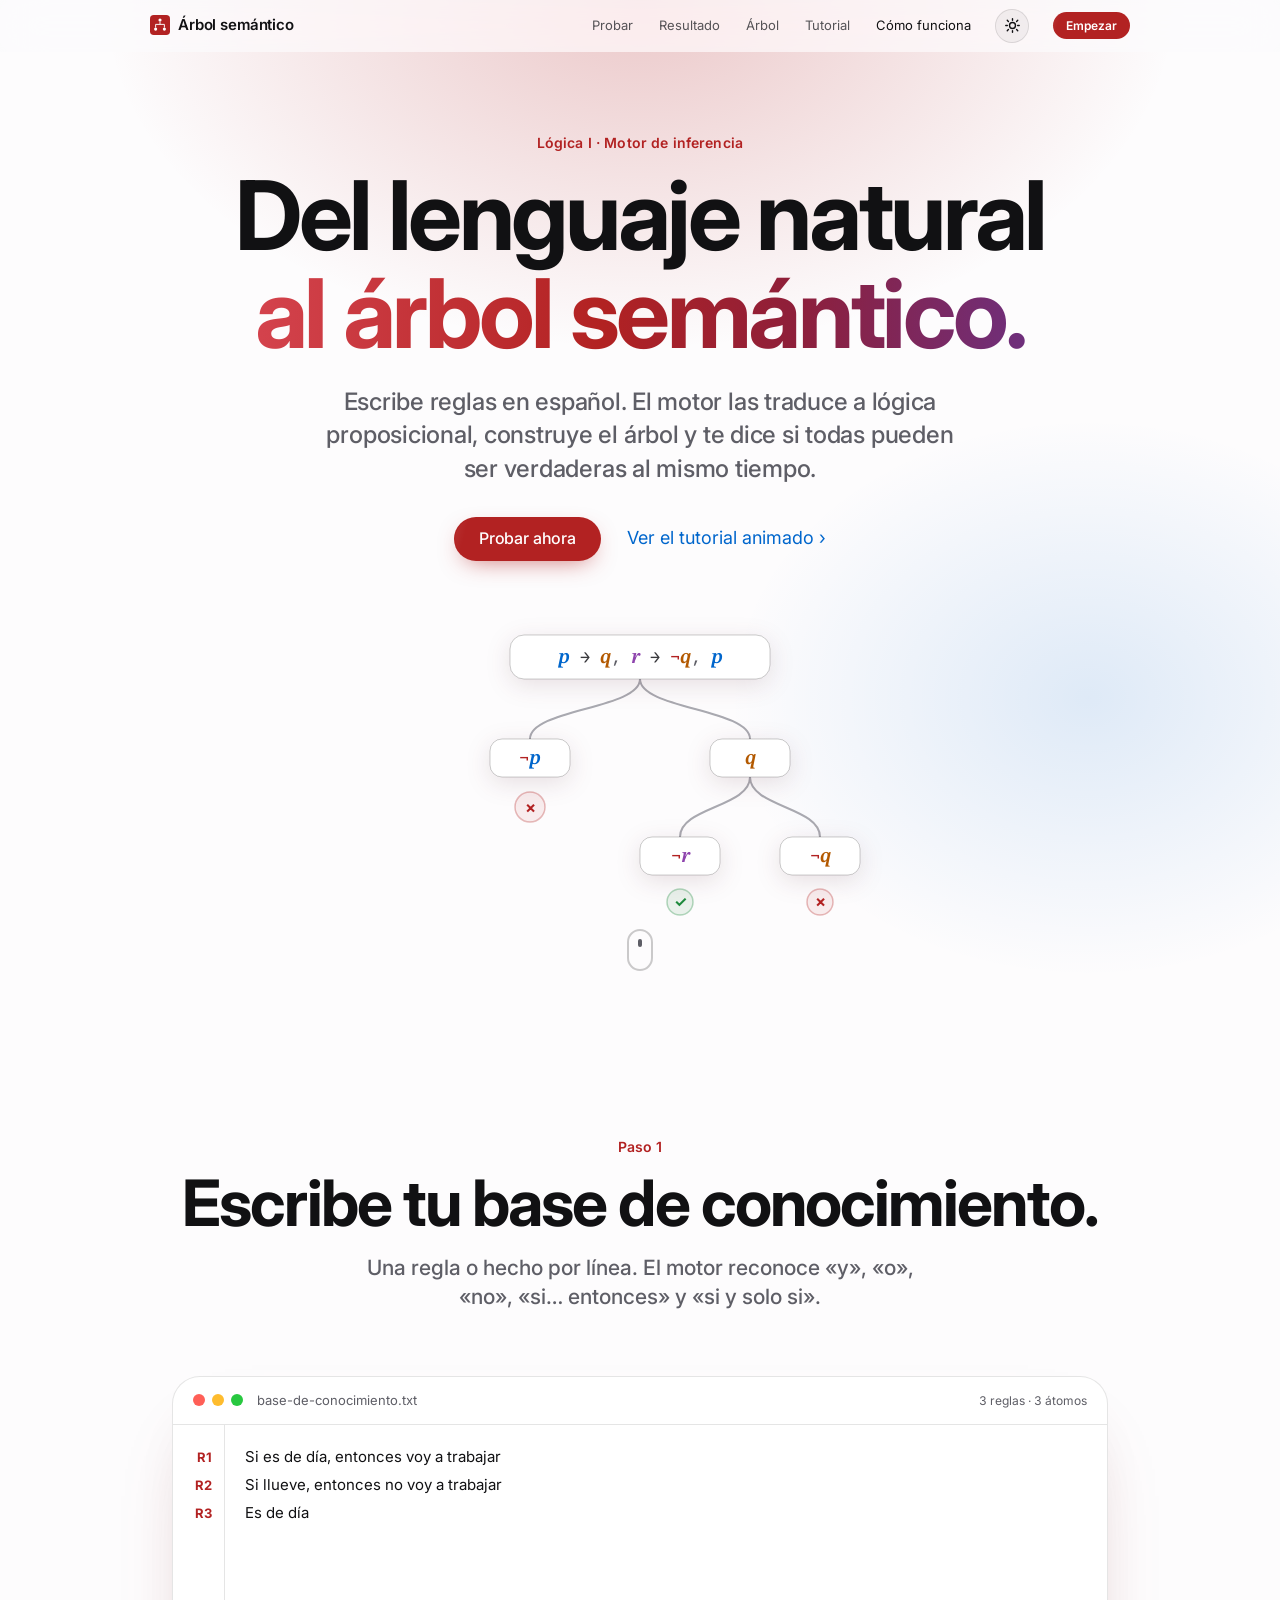
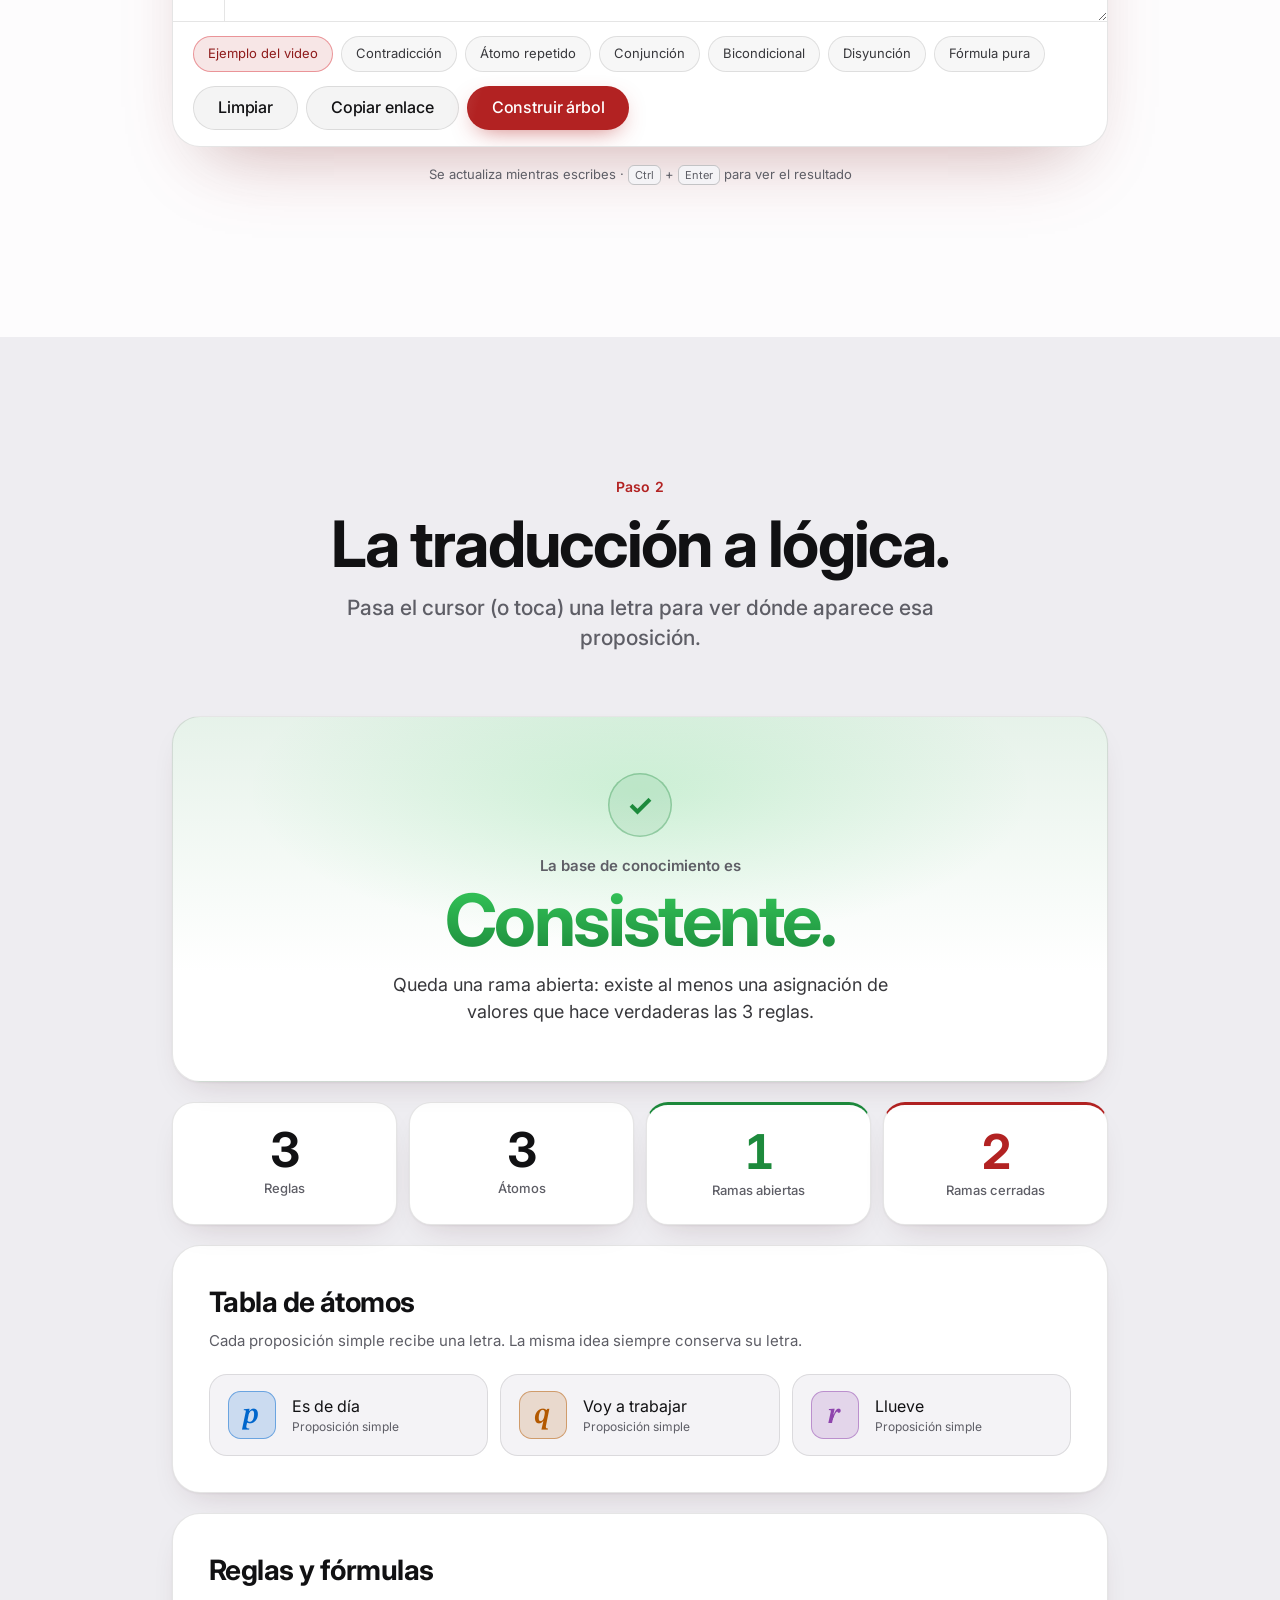
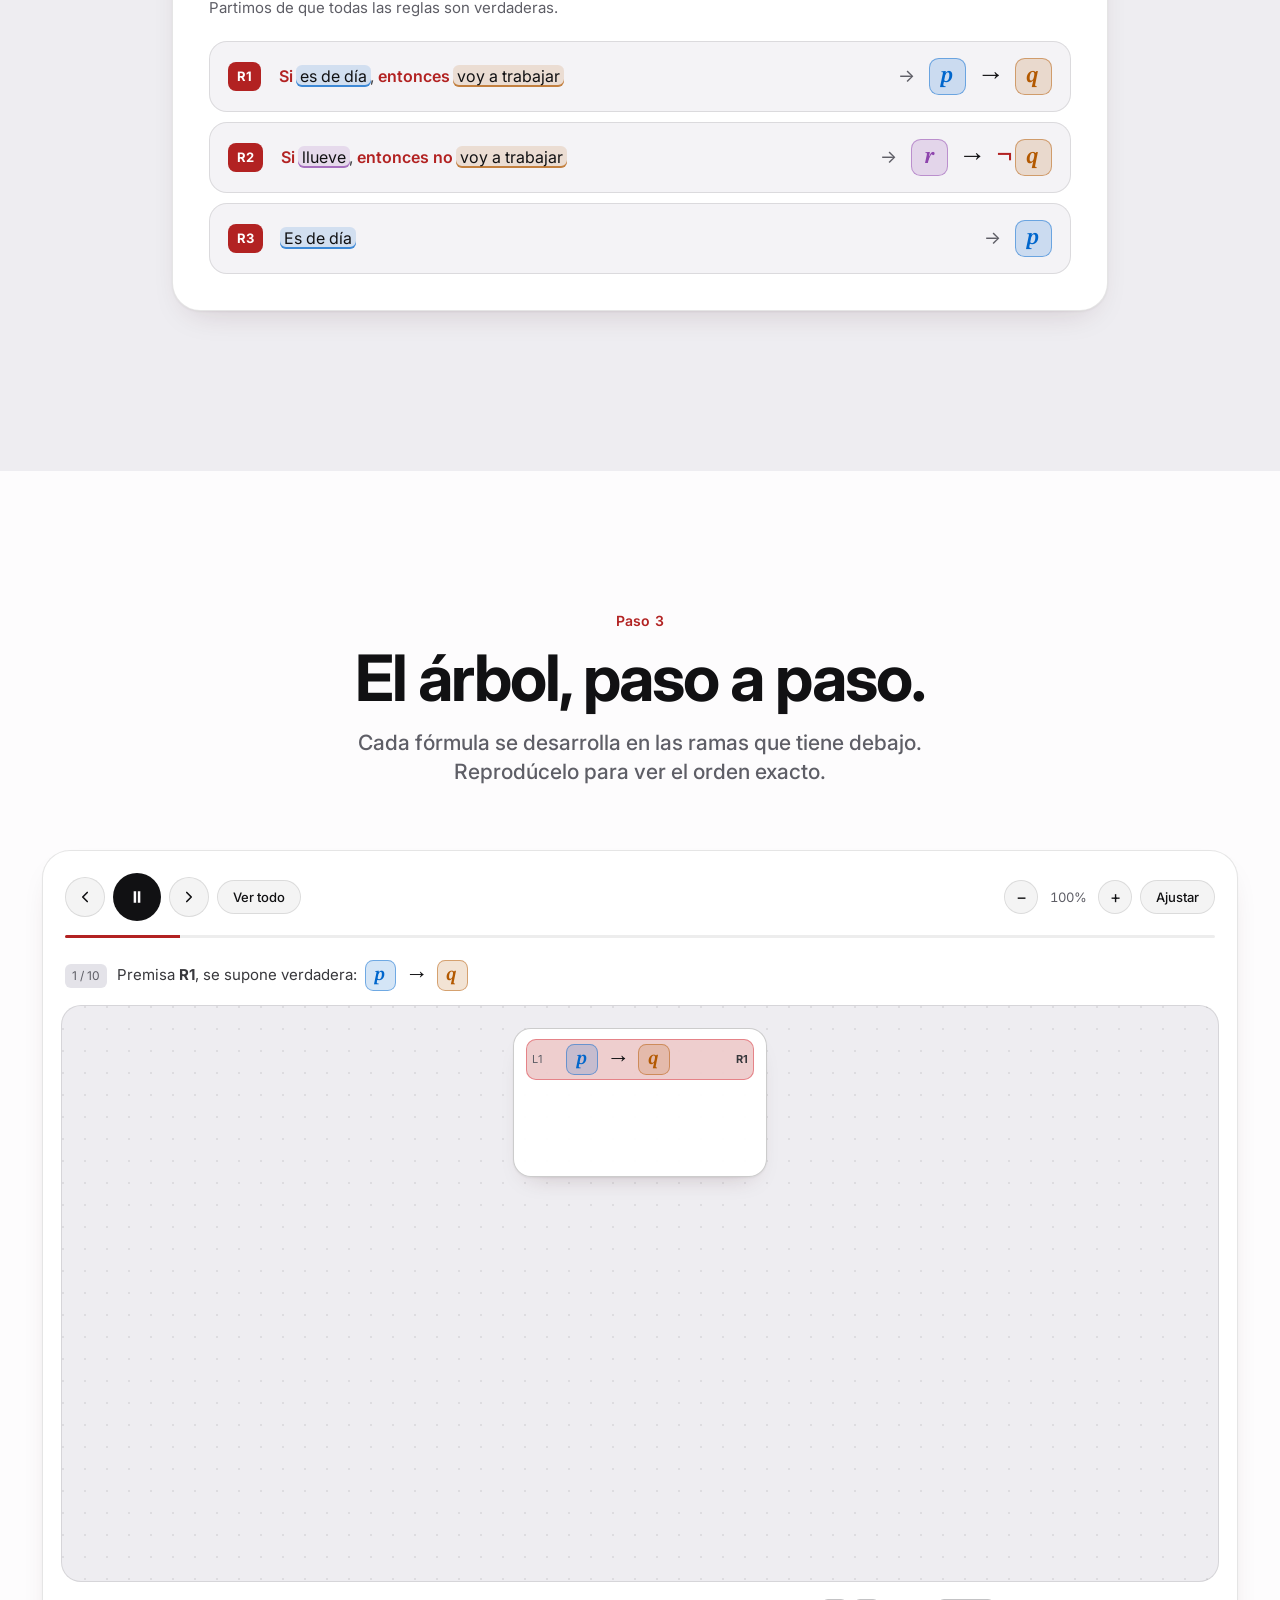
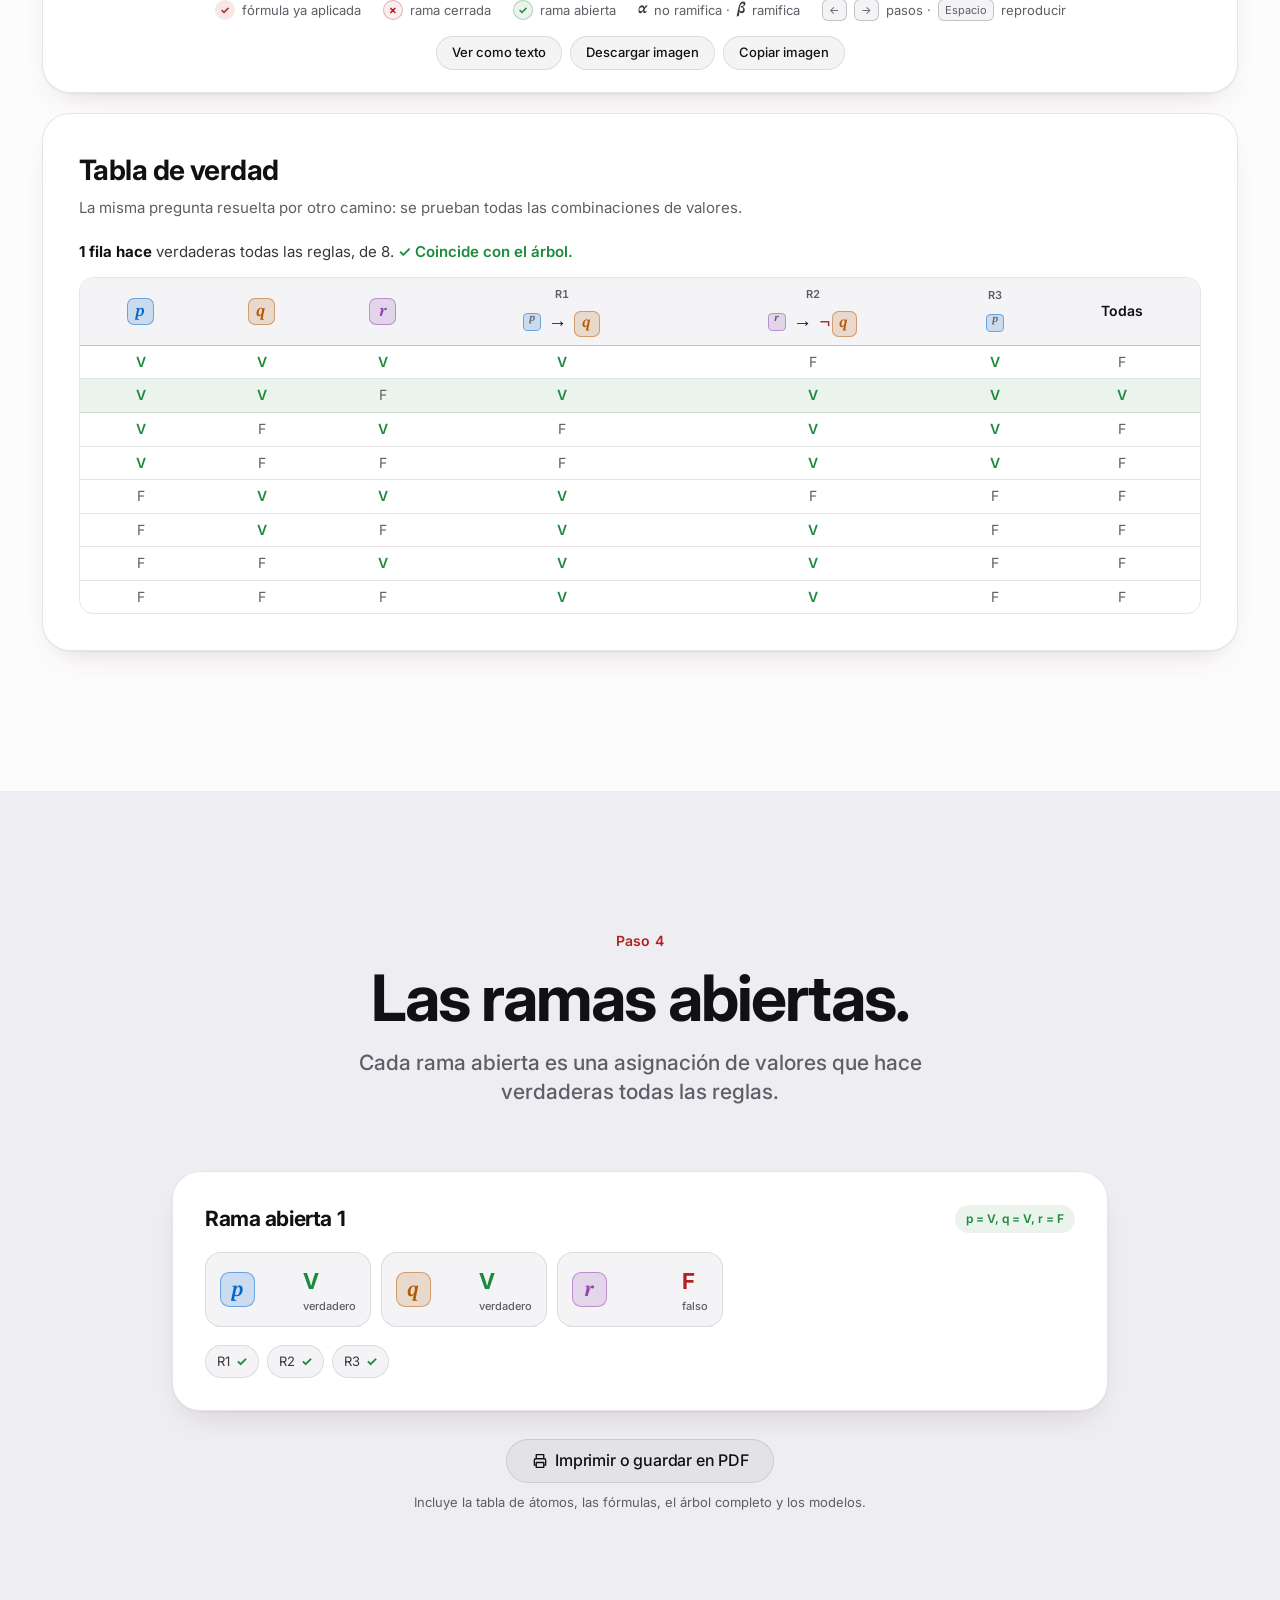
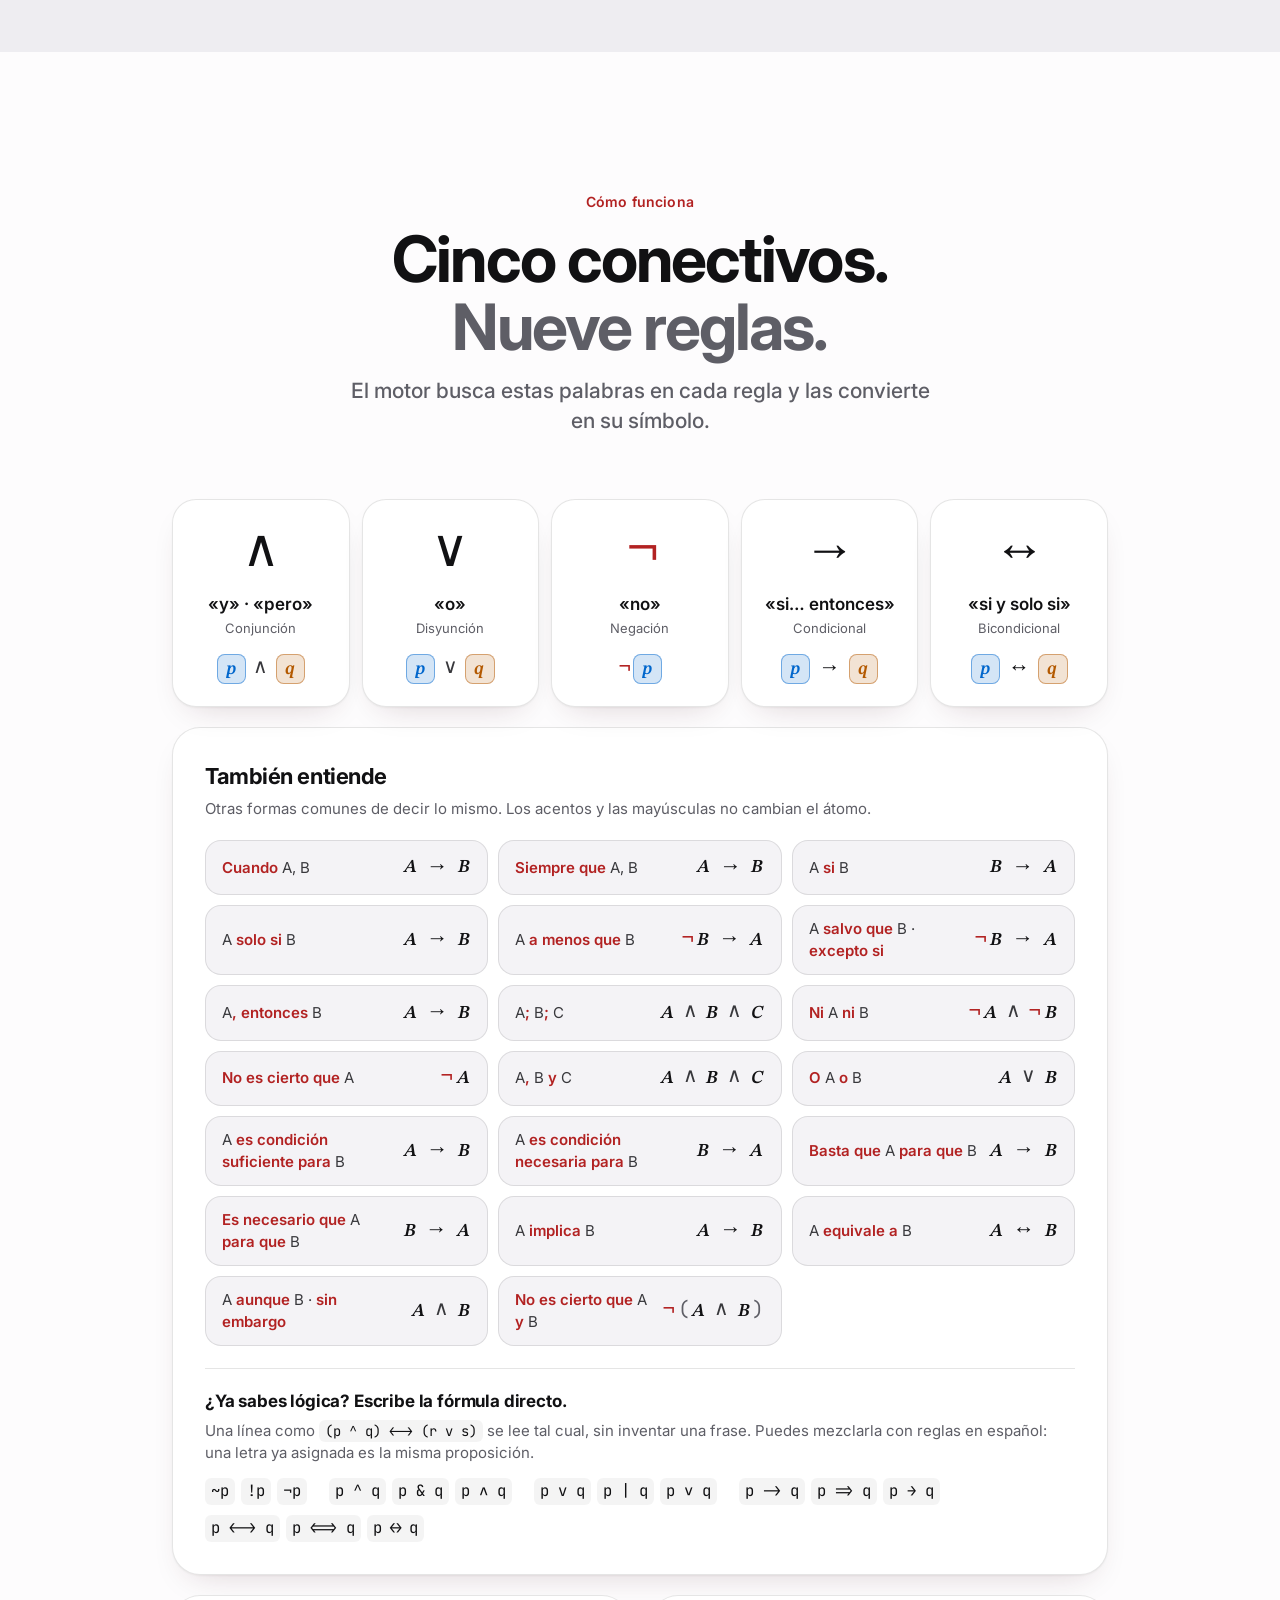
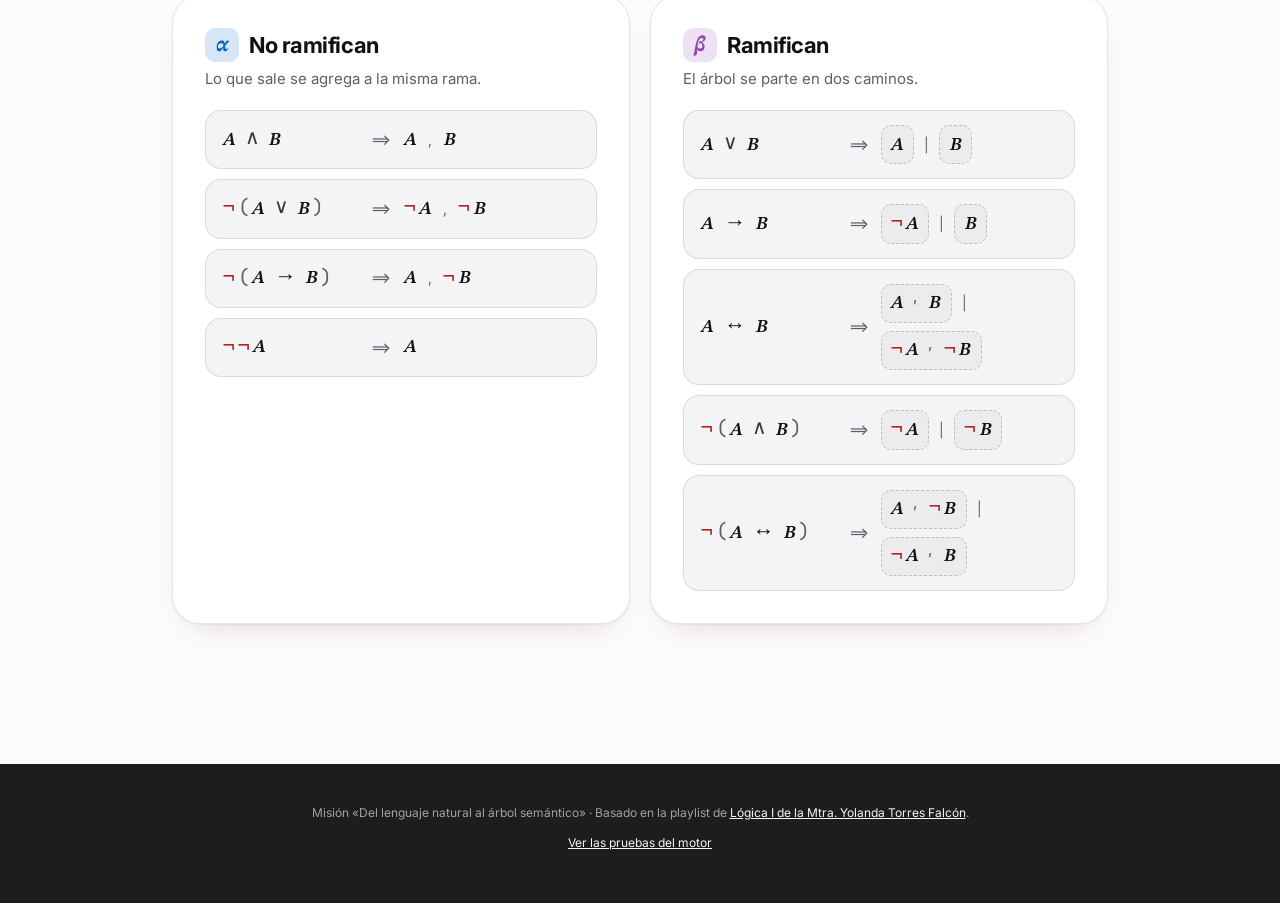
<file: index.html>
<!DOCTYPE html>
<html lang="es">
<head>
  <meta charset="UTF-8">
  <meta name="viewport" content="width=device-width, initial-scale=1.0, viewport-fit=cover">
  <meta name="theme-color" content="#000000" id="themeColor">
  <meta name="color-scheme" content="dark light">
  <meta name="description" content="Escribe reglas en español y obtén sus fórmulas lógicas y el árbol semántico que decide si la base de conocimiento es consistente.">
  <!-- vista previa al compartir el enlace (WhatsApp, Classroom, etc.) -->
  <meta property="og:type" content="website">
  <meta property="og:title" content="Motor de inferencia proposicional">
  <meta property="og:description" content="Del lenguaje natural al árbol semántico: escribe reglas en español y comprueba si son consistentes.">
  <meta property="og:locale" content="es_MX">
  <meta property="og:url" content="https://ineigfsr.github.io/Arbol-Semantico/">
  <!-- WhatsApp y compañia necesitan la direccion completa de la imagen, no una relativa -->
  <meta property="og:image" content="https://ineigfsr.github.io/Arbol-Semantico/assets/og-imagen.png">
  <meta property="og:image:width" content="1200">
  <meta property="og:image:height" content="630">
  <meta property="og:image:alt" content="Árbol semántico construyéndose paso a paso">
  <meta name="twitter:card" content="summary_large_image">
  <title>Motor de inferencia proposicional</title>
  <link rel="icon" href="assets/favicon.svg" type="image/svg+xml">
  <link rel="preconnect" href="https://fonts.googleapis.com">
  <link rel="preconnect" href="https://fonts.gstatic.com" crossorigin>
  <!-- Fuentes: solo los pesos que se usan. Se cargan sin bloquear el primer pintado
       (media="print" -> "all" al terminar). La interfaz usa SF Pro si el dispositivo
       ya la tiene; Inter es el respaldo (ver --font en css/estilos.css).
       STIX Two Text y JetBrains Mono son de las formulas. -->
  <link rel="stylesheet" media="print" onload="this.media='all'"
        href="https://fonts.googleapis.com/css2?family=Inter:wght@400;500;600;700&family=STIX+Two+Text:ital,wght@0,500;0,600;1,600&family=JetBrains+Mono:wght@400&display=swap">
  <noscript><link rel="stylesheet" href="https://fonts.googleapis.com/css2?family=Inter:wght@400;500;600;700&family=STIX+Two+Text:ital,wght@0,500;0,600;1,600&family=JetBrains+Mono:wght@400&display=swap"></noscript>
  <link rel="stylesheet" href="css/estilos.css">
  <!-- Antes de pintar: marca que hay JS (para las animaciones de entrada) y aplica
       el tema guardado o, si no hay, el del sistema. Asi nunca se ve un destello
       del tema equivocado al cargar. -->
  <script>
    (function () {
      var d = document.documentElement, t = null;
      d.classList.add("js");
      try { t = localStorage.getItem("tema"); } catch (e) {}
      if (t !== "light" && t !== "dark") t = matchMedia("(prefers-color-scheme: light)").matches ? "light" : "dark";
      d.dataset.theme = t;
    })();
  </script>
</head>
<body>

  <a class="skip-link" href="#editor">Saltar al editor</a>

  <!-- ===== barra de navegacion fija (estilo Apple: translucida con desenfoque) ===== -->
  <nav class="nav" id="nav">
    <div class="nav-inner">
      <a href="#top" class="brand"><img src="assets/favicon.svg" alt="" width="20" height="20"><span>Árbol semántico</span></a>
      <div class="nav-links">
        <a href="#editor">Probar</a>
        <a href="#resultado">Resultado</a>
        <a href="#arbol-sec">Árbol</a>
        <a href="tutorial.html">Tutorial</a>
        <a href="#como">Cómo funciona</a>
      </div>
      <button class="icon-btn sm theme-btn" id="btnTema" type="button" aria-label="Cambiar a tema claro" title="Cambiar tema">
        <svg class="i-moon" viewBox="0 0 24 24" aria-hidden="true"><path d="M20.5 14.2A8.5 8.5 0 1 1 9.8 3.5a6.8 6.8 0 0 0 10.7 10.7z"/></svg>
        <svg class="i-sun" viewBox="0 0 24 24" aria-hidden="true"><circle cx="12" cy="12" r="4.2"/><path d="M12 2.5v2.2M12 19.3v2.2M4.6 4.6l1.6 1.6M17.8 17.8l1.6 1.6M2.5 12h2.2M19.3 12h2.2M4.6 19.4l1.6-1.6M17.8 6.2l1.6-1.6"/></svg>
      </button>
      <a class="nav-cta" href="#editor">Empezar</a>
    </div>
    <div class="scroll-progress" id="scrollProgress" aria-hidden="true"></div>
  </nav>

  <!-- ===== portada ===== -->
  <header class="hero" id="top">
    <div class="hero-content" id="heroContent">
      <p class="eyebrow reveal">Lógica I · Motor de inferencia</p>
      <h1 class="hero-title reveal">Del lenguaje natural<br><span class="grad">al árbol semántico.</span></h1>
      <p class="hero-sub reveal">Escribe reglas en español. El motor las traduce a lógica proposicional, construye el árbol y te dice si todas pueden ser verdaderas al mismo tiempo.</p>
      <div class="hero-cta reveal">
        <a class="btn btn-primary" href="#editor">Probar ahora</a>
        <a class="link-more" href="tutorial.html">Ver el tutorial animado <span aria-hidden="true">›</span></a>
      </div>
    </div>

    <!-- arbol decorativo que se "dibuja" solo al cargar -->
    <svg class="hero-tree reveal" viewBox="0 0 560 300" role="img" aria-label="Ejemplo de árbol semántico: dos ramas cerradas y una abierta">
      <g class="ht-lines">
        <path d="M280 62 C280 92 170 92 170 122" />
        <path d="M280 62 C280 92 390 92 390 122" />
        <path d="M390 160 C390 190 320 190 320 220" />
        <path d="M390 160 C390 190 460 190 460 220" />
      </g>
      <g class="ht-nodes">
        <g class="ht-node" style="--d:0s"><rect x="150" y="18" width="260" height="44" rx="14"/><text x="280" y="46"><tspan class="a0">p</tspan> → <tspan class="a1">q</tspan><tspan class="sep">,</tspan> <tspan class="a2">r</tspan> → <tspan class="neg">¬</tspan><tspan class="a1">q</tspan><tspan class="sep">,</tspan> <tspan class="a0">p</tspan></text></g>
        <g class="ht-node" style="--d:.9s"><rect x="130" y="122" width="80" height="38" rx="12"/><text x="170" y="147"><tspan class="neg">¬</tspan><tspan class="a0">p</tspan></text></g>
        <g class="ht-node" style="--d:.9s"><rect x="350" y="122" width="80" height="38" rx="12"/><text x="390" y="147"><tspan class="a1">q</tspan></text></g>
        <g class="ht-node" style="--d:1.8s"><rect x="280" y="220" width="80" height="38" rx="12"/><text x="320" y="245"><tspan class="neg">¬</tspan><tspan class="a2">r</tspan></text></g>
        <g class="ht-node" style="--d:1.8s"><rect x="420" y="220" width="80" height="38" rx="12"/><text x="460" y="245"><tspan class="neg">¬</tspan><tspan class="a1">q</tspan></text></g>
        <g class="ht-mark bad" style="--d:1.3s"><circle cx="170" cy="190" r="15"/><text x="170" y="196">✗</text></g>
        <g class="ht-mark good" style="--d:2.3s"><circle cx="320" cy="285" r="13"/><text x="320" y="290">✓</text></g>
        <g class="ht-mark bad" style="--d:2.3s"><circle cx="460" cy="285" r="13"/><text x="460" y="290">✗</text></g>
      </g>
    </svg>

    <a class="scroll-cue" href="#editor" aria-label="Bajar al editor"><span></span></a>
  </header>

  <main>

    <!-- ===== Paso 1: entrada (Piezas 1 y 2) ===== -->
    <section class="section" id="editor">
      <div class="container">
        <div class="section-head reveal">
          <p class="eyebrow">Paso 1</p>
          <h2 class="section-title">Escribe tu base de conocimiento.</h2>
          <p class="section-sub">Una regla o hecho por línea. El motor reconoce «y», «o», «no», «si… entonces» y «si y solo si».</p>
        </div>

        <div class="editor-card reveal">
          <div class="editor-top">
            <span class="dots" aria-hidden="true"><i></i><i></i><i></i></span>
            <span class="editor-title">base-de-conocimiento.txt</span>
            <span class="editor-meta" id="editorMeta"></span>
          </div>
          <div class="editor-body">
            <div class="gutter" id="gutter" aria-hidden="true"></div>
            <textarea id="entrada" spellcheck="false" wrap="off" aria-label="Base de conocimiento, una regla por línea" aria-describedby="avisos" placeholder="Si llueve, entonces no salgo&#10;Llueve"></textarea>
          </div>
          <!-- avisos de reglas que probablemente no se escribieron como se queria -->
          <div class="warnings" id="avisos" aria-live="polite" hidden></div>
          <div class="editor-bottom">
            <div class="chips" id="ejemplos" aria-label="Ejemplos"></div>
            <div class="actions">
              <button class="btn btn-ghost" id="btnLimpiar" type="button">Limpiar</button>
              <button class="btn btn-ghost" id="btnCompartir" type="button">Copiar enlace</button>
              <button class="btn btn-primary" id="btnAnalizar" type="button">Construir árbol</button>
            </div>
          </div>
          <!-- las ultimas bases escritas (se guardan solo en este navegador) -->
          <div class="historial" id="historial" aria-label="Bases de conocimiento recientes" hidden></div>
        </div>
        <p class="kbd-hint reveal">Se actualiza mientras escribes · <kbd>Ctrl</kbd> + <kbd>Enter</kbd> para ver el resultado</p>
      </div>
    </section>

    <!-- ===== Paso 2: resultado (Pieza 4) ===== -->
    <section class="section section-alt" id="resultado">
      <div class="container">
        <div class="section-head reveal">
          <p class="eyebrow">Paso 2</p>
          <h2 class="section-title">La traducción a lógica.</h2>
          <p class="section-sub">Pasa el cursor (o toca) una letra para ver dónde aparece esa proposición.</p>
        </div>

        <p id="vacio" class="empty" hidden></p>

        <div id="resultados">
          <div class="verdict reveal" id="veredicto" aria-live="polite"></div>
          <div class="stats reveal" id="stats"></div>

          <div class="card reveal">
            <div class="card-head">
              <h3 class="card-title">Tabla de átomos</h3>
              <p class="card-sub">Cada proposición simple recibe una letra. La misma idea siempre conserva su letra.</p>
            </div>
            <div class="atoms" id="tbodyAtomos"></div>
          </div>

          <div class="card reveal">
            <div class="card-head">
              <h3 class="card-title">Reglas y fórmulas</h3>
              <p class="card-sub">Partimos de que todas las reglas son verdaderas.</p>
            </div>
            <div class="rules" id="listaReglas"></div>
          </div>
        </div>
      </div>
    </section>

    <!-- ===== Paso 3: arbol semantico (Pieza 3) ===== -->
    <section class="section" id="arbol-sec">
      <div class="container wide">
        <div class="section-head reveal">
          <p class="eyebrow">Paso 3</p>
          <h2 class="section-title">El árbol, paso a paso.</h2>
          <p class="section-sub">Cada fórmula se desarrolla en las ramas que tiene debajo. Reprodúcelo para ver el orden exacto.</p>
        </div>

        <div class="tree-card reveal">
          <div class="tree-toolbar">
            <div class="player" role="group" aria-label="Reproducción">
              <button class="icon-btn" id="btnPrev" type="button" aria-label="Paso anterior">
                <svg viewBox="0 0 24 24"><path d="M15 6l-6 6 6 6"/></svg>
              </button>
              <button class="icon-btn play" id="btnPlay" type="button" aria-label="Reproducir">
                <svg class="i-play" viewBox="0 0 24 24"><path d="M8 5.5v13l11-6.5z"/></svg>
                <svg class="i-pause" viewBox="0 0 24 24"><path d="M8 5h3v14H8zM13 5h3v14h-3z"/></svg>
              </button>
              <button class="icon-btn" id="btnNext" type="button" aria-label="Paso siguiente">
                <svg viewBox="0 0 24 24"><path d="M9 6l6 6-6 6"/></svg>
              </button>
              <button class="pill-btn" id="btnTodo" type="button">Ver todo</button>
            </div>
            <div class="zoom" role="group" aria-label="Zoom">
              <button class="icon-btn sm" id="btnZoomOut" type="button" aria-label="Alejar">−</button>
              <span id="zoomVal">100%</span>
              <button class="icon-btn sm" id="btnZoomIn" type="button" aria-label="Acercar">+</button>
              <button class="pill-btn" id="btnAjustar" type="button">Ajustar</button>
            </div>
          </div>
          <div class="progress"><div class="progress-bar" id="progressBar"></div></div>
          <p class="step-caption" id="stepCaption" aria-live="polite"></p>

          <div class="tree-scroll" id="treeScroll" tabindex="0" role="region" aria-label="Dibujo del árbol semántico. Hay una versión en texto con el botón «Ver como texto».">
            <ul class="tree" id="arbol"></ul>
          </div>

          <div class="legend">
            <span><i class="lg-check">✓</i> fórmula ya aplicada</span>
            <span><i class="lg-bad">✗</i> rama cerrada</span>
            <span><i class="lg-good">✓</i> rama abierta</span>
            <span><b>α</b> no ramifica · <b>β</b> ramifica</span>
            <span class="legend-keys"><kbd>←</kbd> <kbd>→</kbd> pasos · <kbd>Espacio</kbd> reproducir</span>
          </div>

          <div class="tree-extra">
            <button class="pill-btn" id="btnTextoArbol" type="button" aria-expanded="false" aria-controls="arbolTexto">Ver como texto</button>
            <button class="pill-btn" id="btnImagen" type="button">Descargar imagen</button>
            <button class="pill-btn" id="btnCopiarImagen" type="button">Copiar imagen</button>
          </div>
          <div class="arbol-texto" id="arbolTexto" hidden></div>
        </div>

        <!-- verificacion cruzada: el mismo resultado por otro camino -->
        <div class="card tt-card reveal">
          <div class="card-head">
            <h3 class="card-title">Tabla de verdad</h3>
            <p class="card-sub">La misma pregunta resuelta por otro camino: se prueban todas las combinaciones de valores.</p>
          </div>
          <div id="tablaVerdad"></div>
        </div>
      </div>
    </section>

    <!-- ===== Paso 4: modelos ===== -->
    <section class="section section-alt" id="modelos-sec">
      <div class="container">
        <div class="section-head reveal">
          <p class="eyebrow">Paso 4</p>
          <h2 class="section-title">Las ramas abiertas.</h2>
          <p class="section-sub">Cada rama abierta es una asignación de valores que hace verdaderas todas las reglas.</p>
        </div>
        <div id="modelos" class="models reveal"></div>
        <div class="export reveal">
          <button class="btn btn-ghost" id="btnImprimir" type="button">
            <svg viewBox="0 0 24 24" aria-hidden="true"><path d="M7 9V3.5h10V9M7 17.5H4.5v-7A1.5 1.5 0 0 1 6 9h12a1.5 1.5 0 0 1 1.5 1.5v7H17M7 14h10v6.5H7z"/></svg>
            Imprimir o guardar en PDF
          </button>
          <p>Incluye la tabla de átomos, las fórmulas, el árbol completo y los modelos.</p>
        </div>
      </div>
    </section>

    <!-- ===== como funciona: conectivos y reglas de expansion ===== -->
    <section class="section" id="como">
      <div class="container">
        <div class="section-head reveal">
          <p class="eyebrow">Cómo funciona</p>
          <h2 class="section-title">Cinco conectivos.<br><span class="muted">Nueve reglas.</span></h2>
          <p class="section-sub">El motor busca estas palabras en cada regla y las convierte en su símbolo.</p>
        </div>
        <div class="connectives" id="conectivos"></div>

        <div class="ref-group also reveal">
          <h3 class="ref-title">También entiende</h3>
          <p class="ref-sub">Otras formas comunes de decir lo mismo. Los acentos y las mayúsculas no cambian el átomo.</p>
          <div class="also-grid" id="tambien"></div>
          <div class="notacion">
            <h4>¿Ya sabes lógica? Escribe la fórmula directo.</h4>
            <p>Una línea como <code>(p ^ q) &lt;-&gt; (r v s)</code> se lee tal cual, sin inventar una frase. Puedes mezclarla con reglas en español: una letra ya asignada es la misma proposición.</p>
            <div class="notacion-tabla">
              <span><code>~p</code> <code>!p</code> <code>¬p</code></span>
              <span><code>p ^ q</code> <code>p &amp; q</code> <code>p ∧ q</code></span>
              <span><code>p v q</code> <code>p | q</code> <code>p ∨ q</code></span>
              <span><code>p -&gt; q</code> <code>p =&gt; q</code> <code>p → q</code></span>
              <span><code>p &lt;-&gt; q</code> <code>p &lt;=&gt; q</code> <code>p ↔ q</code></span>
            </div>
          </div>
        </div>

        <div class="rules-ref">
          <div class="ref-group reveal">
            <h3 class="ref-title"><span class="ref-badge alpha">α</span> No ramifican</h3>
            <p class="ref-sub">Lo que sale se agrega a la misma rama.</p>
            <div class="ref-grid" id="refAlpha"></div>
          </div>
          <div class="ref-group reveal">
            <h3 class="ref-title"><span class="ref-badge beta">β</span> Ramifican</h3>
            <p class="ref-sub">El árbol se parte en dos caminos.</p>
            <div class="ref-grid" id="refBeta"></div>
          </div>
        </div>
      </div>
    </section>

  </main>

  <footer class="footer">
    <div class="container">
      <p>Misión «Del lenguaje natural al árbol semántico» · Basado en la playlist de
        <a href="https://www.youtube.com/watch?v=n_kJVVfACfQ&amp;list=PLsA8MQOz_v_dYuKqYemSOxi9yv750J2ku" target="_blank" rel="noopener">Lógica I de la Mtra. Yolanda Torres Falcón</a>.</p>
      <p><a href="tests/pruebas.html">Ver las pruebas del motor</a></p>
    </div>
  </footer>

  <div class="toast" id="toast" role="status"></div>

  <!-- motor.js: logica pura (Piezas 1, 2, 3). vista.js: formulas y arbol en HTML, compartido
       con el tutorial. interfaz.js: conecta con la pantalla (Pieza 4) -->
  <script src="js/motor.js" defer></script>
  <script src="js/vista.js" defer></script>
  <script src="js/interfaz.js" defer></script>
</body>
</html>
</file>
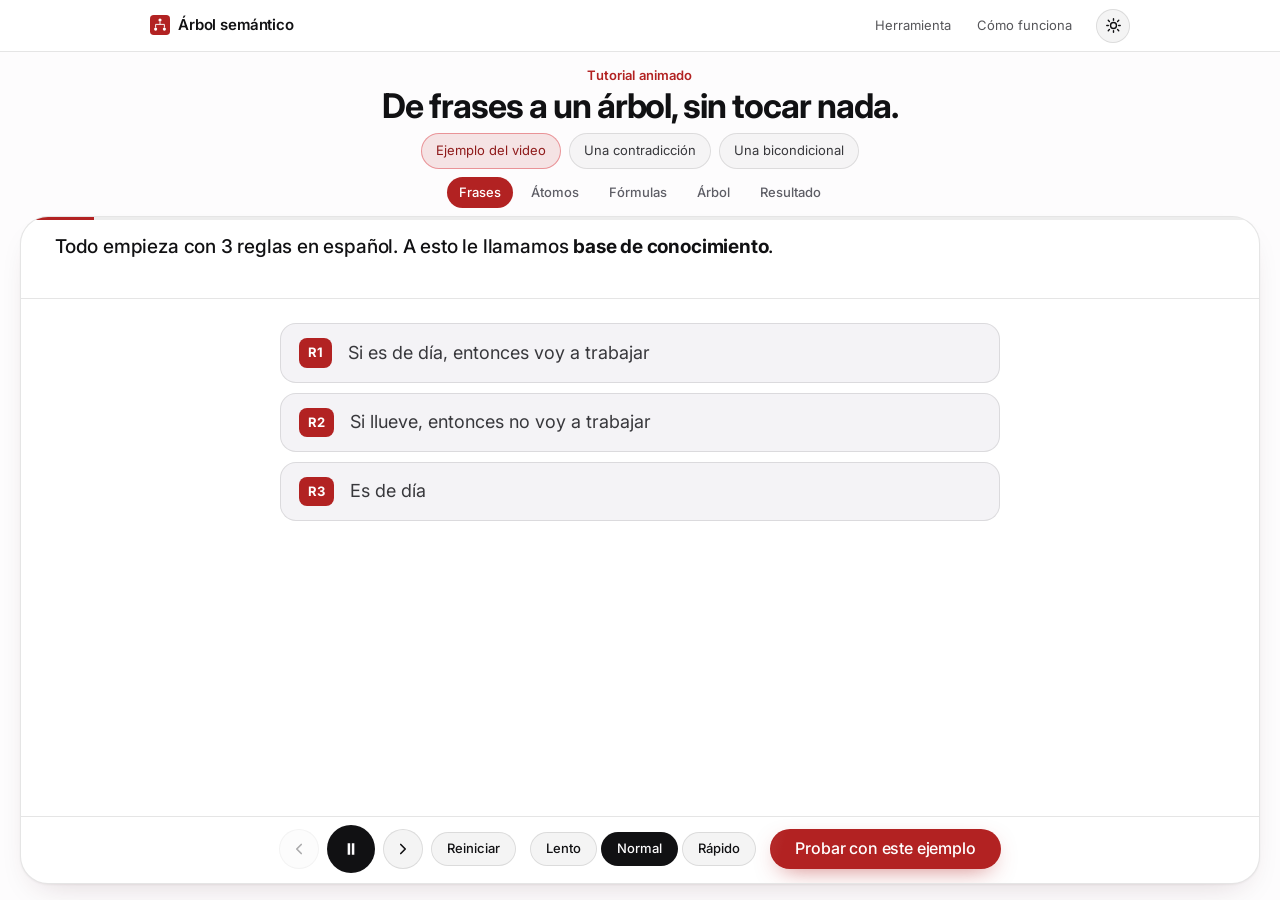
<file: tutorial.html>
<!DOCTYPE html>
<html lang="es">
<head>
  <meta charset="UTF-8">
  <meta name="viewport" content="width=device-width, initial-scale=1.0, viewport-fit=cover">
  <meta name="theme-color" content="#000000" id="themeColor">
  <meta name="color-scheme" content="dark light">
  <meta name="description" content="Tutorial animado: mira cómo una base de conocimiento en español se convierte en fórmulas y en un árbol semántico, paso a paso.">
  <meta property="og:type" content="website">
  <meta property="og:title" content="Tutorial del árbol semántico">
  <meta property="og:description" content="Mira cómo unas frases en español se convierten en fórmulas y en un árbol semántico, paso a paso.">
  <meta property="og:locale" content="es_MX">
  <meta property="og:url" content="https://ineigfsr.github.io/Arbol-Semantico/tutorial.html">
  <meta property="og:image" content="https://ineigfsr.github.io/Arbol-Semantico/assets/og-imagen.png">
  <meta property="og:image:width" content="1200">
  <meta property="og:image:height" content="630">
  <meta name="twitter:card" content="summary_large_image">
  <title>Tutorial del árbol semántico</title>
  <link rel="icon" href="assets/favicon.svg" type="image/svg+xml">
  <link rel="preconnect" href="https://fonts.googleapis.com">
  <link rel="preconnect" href="https://fonts.gstatic.com" crossorigin>
  <link rel="stylesheet" media="print" onload="this.media='all'"
        href="https://fonts.googleapis.com/css2?family=Inter:wght@400;500;600;700&family=STIX+Two+Text:ital,wght@0,500;0,600;1,600&family=JetBrains+Mono:wght@400&display=swap">
  <noscript><link rel="stylesheet" href="https://fonts.googleapis.com/css2?family=Inter:wght@400;500;600;700&family=STIX+Two+Text:ital,wght@0,500;0,600;1,600&family=JetBrains+Mono:wght@400&display=swap"></noscript>
  <link rel="stylesheet" href="css/estilos.css">
  <script>
    (function () {
      var d = document.documentElement, t = null;
      d.classList.add("js");
      try { t = localStorage.getItem("tema"); } catch (e) {}
      if (t !== "light" && t !== "dark") t = matchMedia("(prefers-color-scheme: light)").matches ? "light" : "dark";
      d.dataset.theme = t;
    })();
  </script>
</head>
<body>

  <nav class="nav scrolled" id="nav">
    <div class="nav-inner">
      <a href="index.html" class="brand"><img src="assets/favicon.svg" alt="" width="20" height="20"><span>Árbol semántico</span></a>
      <div class="nav-links">
        <a href="index.html#editor">Herramienta</a>
        <a href="index.html#como">Cómo funciona</a>
      </div>
      <button class="icon-btn sm theme-btn" id="btnTema" type="button" aria-label="Cambiar a tema claro" title="Cambiar tema">
        <svg class="i-moon" viewBox="0 0 24 24" aria-hidden="true"><path d="M20.5 14.2A8.5 8.5 0 1 1 9.8 3.5a6.8 6.8 0 0 0 10.7 10.7z"/></svg>
        <svg class="i-sun" viewBox="0 0 24 24" aria-hidden="true"><circle cx="12" cy="12" r="4.2"/><path d="M12 2.5v2.2M12 19.3v2.2M4.6 4.6l1.6 1.6M17.8 17.8l1.6 1.6M2.5 12h2.2M19.3 12h2.2M4.6 19.4l1.6-1.6M17.8 6.2l1.6-1.6"/></svg>
      </button>
    </div>
  </nav>

  <main class="tut container wide">
    <header class="tut-head">
      <p class="eyebrow">Tutorial animado</p>
      <h1 class="tut-title">De frases a un árbol, sin tocar nada.</h1>
      <div class="tut-ejemplos" id="tutEjemplos" role="group" aria-label="Elige un ejemplo"></div>
    </header>

    <ol class="tut-capitulos" id="tutCapitulos" aria-label="Capítulos"></ol>

    <section class="tut-panel" aria-label="Escena del tutorial">
      <div class="tut-progreso"><div class="progress-bar" id="tutBarra"></div></div>
      <p class="tut-narracion" id="tutNarracion" aria-live="polite"></p>

      <div class="tut-escena" id="escenaTexto"></div>
      <div class="tut-escena arbol" id="escenaArbol" tabindex="0" role="region" aria-label="Dibujo del árbol semántico" hidden>
        <ul class="tree" id="tutArbol"></ul>
      </div>

      <div class="tut-controles">
        <div class="player" role="group" aria-label="Reproducción">
          <button class="icon-btn" id="tutPrev" type="button" aria-label="Paso anterior">
            <svg viewBox="0 0 24 24"><path d="M15 6l-6 6 6 6"/></svg>
          </button>
          <button class="icon-btn play" id="tutPlay" type="button" aria-label="Reproducir">
            <svg class="i-play" viewBox="0 0 24 24"><path d="M8 5.5v13l11-6.5z"/></svg>
            <svg class="i-pause" viewBox="0 0 24 24"><path d="M8 5h3v14H8zM13 5h3v14h-3z"/></svg>
          </button>
          <button class="icon-btn" id="tutNext" type="button" aria-label="Paso siguiente">
            <svg viewBox="0 0 24 24"><path d="M9 6l6 6-6 6"/></svg>
          </button>
          <button class="pill-btn" id="tutReiniciar" type="button">Reiniciar</button>
        </div>
        <div class="tut-velocidad" role="group" aria-label="Velocidad">
          <button class="pill-btn" type="button" data-vel="1.5" aria-pressed="false">Lento</button>
          <button class="pill-btn" type="button" data-vel="1" aria-pressed="true">Normal</button>
          <button class="pill-btn" type="button" data-vel="0.6" aria-pressed="false">Rápido</button>
        </div>
        <a class="btn btn-primary" id="tutProbar" href="index.html#editor">Probar con este ejemplo</a>
      </div>
    </section>
  </main>

  <!-- motor.js y vista.js son los mismos de la herramienta: el tutorial muestra el calculo real -->
  <script src="js/motor.js" defer></script>
  <script src="js/vista.js" defer></script>
  <script src="js/tutorial.js" defer></script>
</body>
</html>
</file>
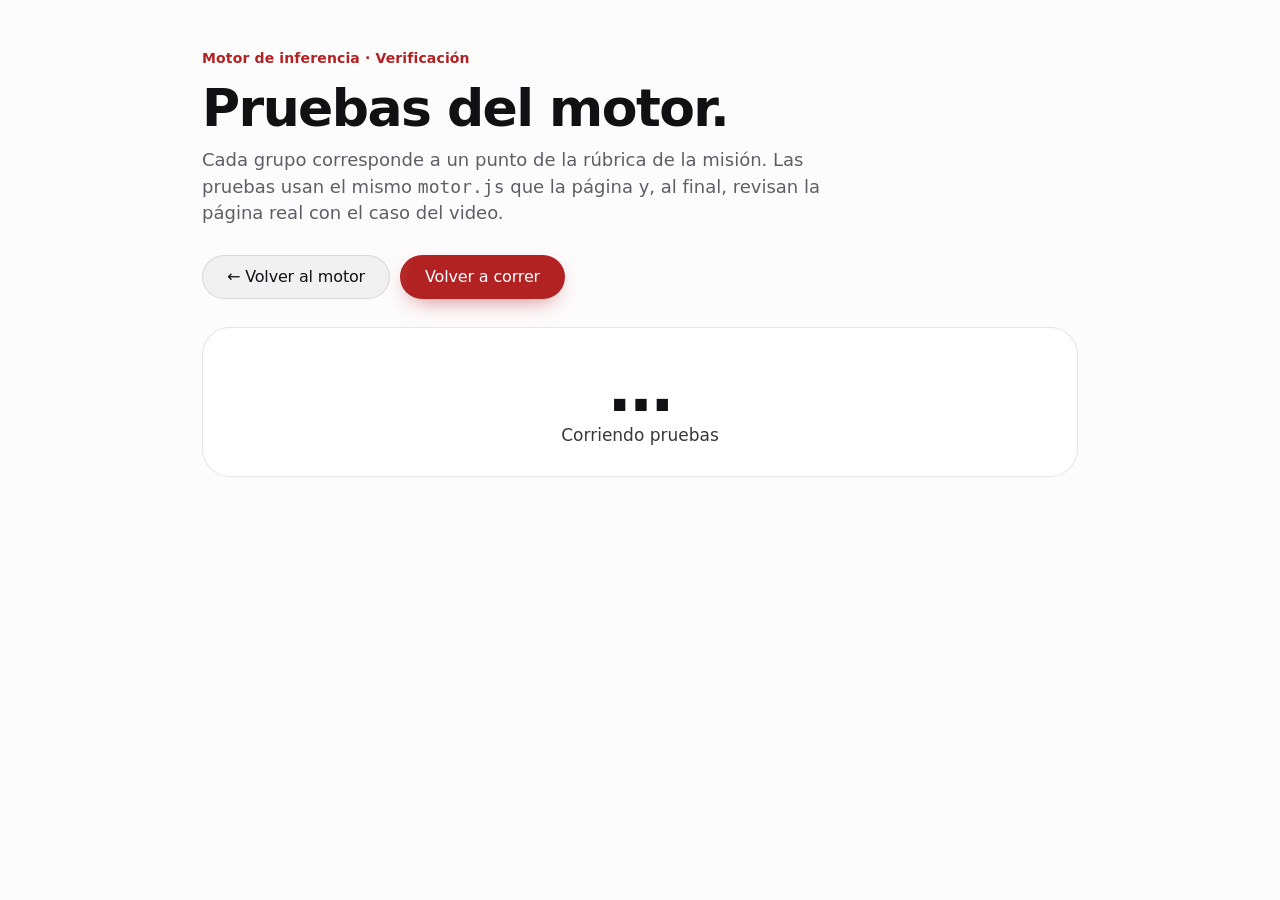
<file: tests/pruebas.html>
<!DOCTYPE html>
<html lang="es">
<head>
  <meta charset="UTF-8">
  <meta name="viewport" content="width=device-width, initial-scale=1.0">
  <title>Pruebas del motor</title>
  <link rel="icon" href="../assets/favicon.svg" type="image/svg+xml">
  <link rel="stylesheet" href="../css/estilos.css">
  <script>
    (function () {
      var d = document.documentElement, t = null;
      try { t = localStorage.getItem("tema"); } catch (e) {}
      if (t !== "light" && t !== "dark") t = matchMedia("(prefers-color-scheme: light)").matches ? "light" : "dark";
      d.dataset.theme = t;
    })();
  </script>
  <style>
    /* estilos propios de esta pagina; los colores vienen de css/estilos.css */
    .tests{ max-width: 920px; margin: 0 auto; padding: 48px 22px 80px; }
    .tests h1{ font-size: clamp(34px, 6vw, 52px); font-weight: 700; letter-spacing: -.03em; line-height: 1.05; }
    .tests .lead{ color: var(--fg-muted); font-size: 18px; margin: 12px 0 28px; max-width: 640px; }
    .top{ display: flex; gap: 10px; flex-wrap: wrap; align-items: center; margin-bottom: 28px; }
    .summary{
      border-radius: var(--radius); padding: 28px; margin-bottom: 24px; text-align: center;
      background: var(--surface); border: 1px solid var(--border);
    }
    .summary b{ display: block; font-size: clamp(40px, 7vw, 64px); letter-spacing: -.03em; line-height: 1.05; font-family: var(--font-display); }
    .summary.ok b{ color: var(--good); } .summary.bad b{ color: var(--bad); }
    .summary span{ color: var(--fg-2); }
    .group{ background: var(--surface); border: 1px solid var(--border); border-radius: 22px; padding: 20px 22px; margin-bottom: 14px; }
    .group h2{ font-size: 19px; font-weight: 700; letter-spacing: -.01em; display: flex; gap: 10px; align-items: center; }
    .group h2 .n{ margin-left: auto; font-size: 13px; font-weight: 600; padding: 4px 10px; border-radius: 980px; }
    .group.ok h2 .n{ background: var(--good-soft); color: var(--good); }
    .group.bad h2 .n{ background: var(--bad-soft); color: var(--bad); }
    .group .req{ color: var(--fg-muted); font-size: 14px; margin: 4px 0 12px; }
    .case{ display: grid; grid-template-columns: 22px 1fr; gap: 4px 10px; padding: 9px 0; border-top: 1px solid var(--border); font-size: 15px; }
    .case i{ font-style: normal; width: 20px; height: 20px; border-radius: 50%; display: grid; place-items: center; font-size: 11px; font-weight: 800; margin-top: 2px; }
    .case.ok i{ background: var(--good-soft); color: var(--good); }
    .case.bad i{ background: var(--bad-soft); color: var(--bad); }
    .case .d{ grid-column: 2; color: var(--fg-muted); font-size: 13px; font-family: var(--font-formula); white-space: pre-wrap; word-break: break-word; }
    .case.bad .d{ color: var(--bad); }
    .group.skip h2 .n{ background: var(--tint-2); color: var(--fg-muted); }
    .case.skip i{ background: var(--tint-2); color: var(--fg-muted); }
    iframe.ui{ position: absolute; width: 1100px; height: 900px; left: -99999px; top: 0; border: 0; }
  </style>
</head>
<body>
  <main class="tests">
    <p class="eyebrow">Motor de inferencia · Verificación</p>
    <h1>Pruebas del motor.</h1>
    <p class="lead">Cada grupo corresponde a un punto de la rúbrica de la misión. Las pruebas usan el mismo <code>motor.js</code> que la página y, al final, revisan la página real con el caso del video.</p>
    <div class="top">
      <a class="btn btn-ghost" href="../index.html">← Volver al motor</a>
      <button class="btn btn-primary" id="btnCorrer" type="button">Volver a correr</button>
    </div>
    <div class="summary" id="resumen"><b>…</b><span>Corriendo pruebas</span></div>
    <div id="grupos"></div>
  </main>

  <script src="../js/motor.js"></script>
  <script src="../js/vista.js"></script>
  <script src="pruebas.js"></script>
</body>
</html>
</file>
<file: css/estilos.css>
/* =====================================================================
   estilos.css — Pieza 4 (parte visual)
   Inspiracion: paginas de producto de Apple. Fondo negro, titulares
   enormes y apretados, mucho aire, tarjetas grises redondeadas, barra
   translucida con desenfoque y animaciones suaves al hacer scroll.
   Paleta: carmesi (#B22222) y negro. Verde y carmesi quedan reservados
   para "rama abierta" / "rama cerrada". Cada atomo recibe un color
   propio de la paleta de sistema de Apple para que se pueda seguir con
   la vista en la tabla, las formulas y el arbol.
   Tipografia: UNA sola fuente para toda la interfaz (--font). Para
   cambiarla basta con editar --font aqui y el <link> de Google Fonts en
   index.html. Las formulas usan sus propias fuentes (--font-math para
   letras y operadores, --font-formula para parentesis) y no dependen
   de --font.
   ===================================================================== */

:root{
  color-scheme: dark;

  --bg:#000;
  --bg-alt:#0b0b0d;
  --surface:#161617;
  --surface-2:#1d1d1f;
  --surface-3:#2a2a2d;
  --border:rgba(255,255,255,.08);
  --border-strong:rgba(255,255,255,.16);
  --line:#3a3a3e;          /* lineas del arbol */
  --fg:#f5f5f7;
  --fg-2:#c7c7cc;
  --fg-muted:#86868b;

  --accent:#e0525a;        /* carmesi claro: texto de acento sobre negro (legible), negacion */
  --accent-strong:#b22222; /* carmesi (firebrick): fondo de botones, barras, chips activos */
  --accent-hover:#c62a2a;
  --accent-soft:rgba(178,34,34,.22);

  --good:#30d158;
  --good-soft:rgba(48,209,88,.12);
  --good-border:rgba(48,209,88,.35);
  --bad:#e0525a;
  --bad-soft:rgba(178,34,34,.2);
  --bad-border:rgba(224,82,90,.42);

  /* colores de atomos (sistema de Apple, sin verde ni rojo) */
  --a0:#0a84ff; --a1:#ff9f0a; --a2:#bf5af2; --a3:#64d2ff;
  --a4:#ffd60a; --a5:#ac8e68; --a6:#5e5ce6; --a7:#66d4cf;

  /* capas translucidas, sombras y detalles que cambian con el tema */
  --tint-1:rgba(255,255,255,.04);
  --tint-2:rgba(255,255,255,.07);
  --tint-3:rgba(255,255,255,.1);
  --hover-border:rgba(255,255,255,.24);
  --ring-n:rgba(255,255,255,.035);
  --glow-n:rgba(255,255,255,.12);
  --shine-n:rgba(255,255,255,.13);
  --nav-bg:rgba(0,0,0,.6);
  --nav-bg-2:rgba(22,22,23,.72);
  --node-bg:rgba(29,29,31,.92);
  --toast-bg:rgba(40,40,42,.88);
  --shadow-deep:rgba(0,0,0,.85);
  --dot:rgba(255,255,255,.06);
  --placeholder:#55555a;
  --link:#2997ff;
  --play-hover:#fff;
  --chip-on-fg:#fff;
  --hero-glow:rgba(178,34,34,.3);
  --hero-glow-2:rgba(10,132,255,.10);
  --grad:linear-gradient(92deg, #f0757a 0%, #d63a44 38%, #b22222 62%, #8e3a8c 100%);
  --v-ok-top:#7dffa0;
  --v-bad-top:#f4a5a9;
  --card-shadow:none;      /* sobre negro las tarjetas se separan por color, no por sombra */

  /* fuente de la interfaz: SF Pro si el dispositivo ya la tiene (Mac, iPhone,
     iPad, o quien la haya instalado); si no, Inter (de Google Fonts), que es
     muy parecida. No se suben los archivos de SF Pro: pesan ~2 MB cada uno y
     su licencia no permite publicarlos en un sitio web.
     -apple-system elige solo entre SF Pro Text y Display segun el tamaño;
     los nombres "SF Pro ..." cubren a quien la instalo en Windows. */
  --font: -apple-system, BlinkMacSystemFont, "SF Pro Text", "SF Pro Display", "Inter", system-ui, "Segoe UI", sans-serif;
  --font-display: -apple-system, BlinkMacSystemFont, "SF Pro Display", "SF Pro Text", "Inter", system-ui, "Segoe UI", sans-serif;
  /* fuentes de las formulas: no se tocan al cambiar la de la interfaz */
  --font-math: "STIX Two Text", "Cambria Math", "Times New Roman", serif;
  --font-formula: "JetBrains Mono", "SF Mono", ui-monospace, Consolas, monospace;

  --ease: cubic-bezier(.22,.8,.2,1);
  --ease-spring: cubic-bezier(.34,1.56,.64,1);
  --radius: 28px;
  --nav-h: 52px;
}

/* ---------- tema claro ----------
   Se activa con <html data-theme="light">. El script del <head> lo pone
   antes de pintar (preferencia guardada o la del sistema), asi no hay
   destello de tema equivocado al cargar. Los colores de atomos usan las
   variantes oscuras de la paleta de Apple para que se lean sobre blanco. */
:root[data-theme="light"]{
  color-scheme: light;

  --bg:#fdfcfd;
  --bg-alt:#eeedf1;
  --surface:#ffffff;
  --surface-2:#f4f3f6;
  --surface-3:#e4e3e9;
  --border:rgba(0,0,0,.1);
  --border-strong:rgba(0,0,0,.2);
  --line:#a9a9b0;
  --fg:#111113;
  --fg-2:#38383c;
  --fg-muted:#5e5e66;

  --accent:#b22222;
  --accent-strong:#b22222;
  --accent-hover:#9c1d1d;
  --accent-soft:rgba(178,34,34,.11);

  --good:#1d8a3c;
  --good-soft:rgba(29,138,60,.09);
  --good-border:rgba(29,138,60,.32);
  --bad:#b22222;
  --bad-soft:rgba(178,34,34,.07);
  --bad-border:rgba(178,34,34,.3);

  --a0:#0066cc; --a1:#b35900; --a2:#8e44ad; --a3:#0077a3;
  --a4:#8a6a00; --a5:#7d5f3c; --a6:#4b47c4; --a7:#0f7f78;

  --tint-1:rgba(0,0,0,.03);
  --tint-2:rgba(0,0,0,.045);
  --tint-3:rgba(0,0,0,.07);
  --hover-border:rgba(0,0,0,.2);
  --ring-n:rgba(0,0,0,.035);
  --glow-n:rgba(0,0,0,.1);
  --shine-n:rgba(0,0,0,.06);
  --nav-bg:rgba(251,251,253,.72);
  --nav-bg-2:rgba(255,255,255,.82);
  --node-bg:rgba(255,255,255,.97);
  --toast-bg:rgba(255,255,255,.9);
  --shadow-deep:rgba(0,0,0,.14);
  --dot:rgba(0,0,0,.07);
  --placeholder:#a1a1a6;
  --link:#0066cc;
  --play-hover:#000;
  --chip-on-fg:#8f1b1b;
  --hero-glow:rgba(178,34,34,.24);
  --hero-glow-2:rgba(0,102,204,.12);
  --card-shadow:0 1px 2px rgba(30,10,15,.05), 0 14px 34px -18px rgba(70,20,30,.22);
  --grad:linear-gradient(92deg, #d4434d 0%, #b22222 45%, #8e1f3a 70%, #6e2f7c 100%);
  --v-ok-top:#34c759;
  --v-bad-top:#d9535b;
}

/* el cambio de tema se anima como un circulo que se expande desde el boton
   (View Transitions; si el navegador no lo soporta, el cambio es directo) */
::view-transition-old(root), ::view-transition-new(root){ animation: none; mix-blend-mode: normal; }
::view-transition-new(root){ animation: theme-reveal .6s var(--ease); }
@keyframes theme-reveal{
  from{ clip-path: circle(0 at var(--tx, 50%) var(--ty, 0)); }
  to{ clip-path: circle(var(--tr, 150vmax) at var(--tx, 50%) var(--ty, 0)); }
}

/* boton de tema (en la barra; usa el estilo de .icon-btn y solo cambia el icono) */
.theme-btn{ flex: none; }
.icon-btn.theme-btn svg{ width: 17px; height: 17px; grid-area: 1 / 1; fill: none; stroke: currentColor; stroke-width: 2; stroke-linecap: round; stroke-linejoin: round;
  transition: transform .6s var(--ease-spring), opacity .35s var(--ease); }
.theme-btn .i-sun{ opacity: 0; transform: rotate(-90deg) scale(.5); }
:root[data-theme="light"] .theme-btn .i-sun{ opacity: 1; transform: none; }
:root[data-theme="light"] .theme-btn .i-moon{ opacity: 0; transform: rotate(90deg) scale(.5); }

*{ box-sizing: border-box; }
html{ scroll-behavior: smooth; scroll-padding-top: calc(var(--nav-h) + 12px); -webkit-text-size-adjust: 100%; }
body{
  margin: 0; background: var(--bg); color: var(--fg);
  font-family: var(--font); font-size: 17px; line-height: 1.47;
  -webkit-font-smoothing: antialiased; -moz-osx-font-smoothing: grayscale;
  overflow-x: hidden;
}
a{ color: inherit; }
button{ font: inherit; color: inherit; }
h1,h2,h3{ margin: 0; font-family: var(--font-display); }
.v-title, .stat b{ font-family: var(--font-display); }
::selection{ background: rgba(178,34,34,.35); }

.container{ max-width: 980px; margin: 0 auto; padding: 0 22px; }
.container.wide{ max-width: 1240px; }
.muted{ color: var(--fg-muted); }

/* ---------- animacion de entrada al hacer scroll ---------- */
.js .reveal{
  opacity: 0; transform: translateY(36px) scale(.985);
  transition: opacity 1s var(--ease), transform 1.1s var(--ease);
  transition-delay: var(--rd, 0s);
}
.js .reveal.in{ opacity: 1; transform: none; }

/* ---------- barra de navegacion ---------- */
.nav{
  position: fixed; inset: 0 0 auto 0; z-index: 50; height: var(--nav-h);
  background: var(--nav-bg);
  -webkit-backdrop-filter: saturate(180%) blur(20px); backdrop-filter: saturate(180%) blur(20px);
  border-bottom: 1px solid transparent; transition: border-color .3s, background .3s;
}
.nav.scrolled{ border-bottom-color: var(--border); background: var(--nav-bg-2); }
.nav-inner{
  max-width: 1024px; height: 100%; margin: 0 auto; padding: 0 22px;
  display: flex; align-items: center; gap: 24px;
}
.brand{ display: flex; align-items: center; gap: 8px; text-decoration: none; font-weight: 600; font-size: 15px; letter-spacing: -.01em; white-space: nowrap; }
.nav-links{ display: flex; gap: 26px; margin-left: auto; }
.nav-links a{ font-size: 13px; color: var(--fg-2); text-decoration: none; opacity: .85; transition: opacity .2s, color .2s; white-space: nowrap; }
.nav-links a:hover, .nav-links a.active{ opacity: 1; color: var(--fg); }
.nav-cta{
  font-size: 12px; font-weight: 600; text-decoration: none; padding: 5px 13px; border-radius: 980px;
  background: var(--accent-strong); color: #fff; transition: filter .2s, transform .2s var(--ease-spring);
}
@media (hover: hover){ .nav-cta:hover{ background: var(--accent-hover); transform: scale(1.05); } }
.nav-cta:active{ transform: scale(.94); }

/* ---------- portada ---------- */
.hero{
  position: relative; min-height: 100svh; padding: calc(var(--nav-h) + 9vh) 22px 80px;
  display: flex; flex-direction: column; align-items: center; text-align: center; overflow: hidden;
  background:
    radial-gradient(60% 50% at 50% 0%, var(--hero-glow), transparent 70%),
    radial-gradient(40% 40% at 85% 70%, var(--hero-glow-2), transparent 70%),
    var(--bg);
}
.hero-content{ will-change: transform, opacity; }
.eyebrow{
  margin: 0 0 12px; font-size: 14px; font-weight: 600; letter-spacing: .01em; color: var(--accent);
}
.hero-title{
  font-size: clamp(44px, 8.4vw, 96px); font-weight: 700; line-height: 1.03; letter-spacing: -.035em;
}
.grad{
  background: var(--grad);
  -webkit-background-clip: text; background-clip: text; color: transparent;

}
.hero-sub{
  margin: 22px auto 0; max-width: 640px; font-size: clamp(18px, 2.2vw, 24px); line-height: 1.38;
  color: var(--fg-muted); font-weight: 500; letter-spacing: -.01em;
}
.hero-sub, .hero-cta{ --rd: .12s; }
.hero-cta{ margin-top: 32px; display: flex; gap: 26px; align-items: center; justify-content: center; flex-wrap: wrap; }
.hero .hero-title{ --rd: .06s; }

.link-more{ color: var(--link); text-decoration: none; font-size: 18px; }
.link-more:hover{ text-decoration: underline; }

/* arbol decorativo */
.hero-tree{ --rd: .25s; width: min(560px, 100%); margin-top: 56px; overflow: visible; }
.hero-tree .ht-lines path{
  fill: none; stroke: var(--line); stroke-width: 2; stroke-linecap: round;
  stroke-dasharray: 200; stroke-dashoffset: 200;
}
.hero-tree.in .ht-lines path{ animation: draw 1s var(--ease) forwards; }
.hero-tree.in .ht-lines path:nth-child(1), .hero-tree.in .ht-lines path:nth-child(2){ animation-delay: .5s; }
.hero-tree.in .ht-lines path:nth-child(3), .hero-tree.in .ht-lines path:nth-child(4){ animation-delay: 1.4s; }
@keyframes draw{ to{ stroke-dashoffset: 0; } }
.ht-node, .ht-mark{ opacity: 0; transform-box: fill-box; transform-origin: center; transform: scale(.8); }
.hero-tree.in .ht-node, .hero-tree.in .ht-mark{ animation: pop .7s var(--ease-spring) forwards; animation-delay: var(--d); }
@keyframes pop{ to{ opacity: 1; transform: none; } }
.ht-node rect{ fill: var(--surface-2); stroke: var(--border-strong); }
.ht-node text{ fill: var(--fg-2); font-family: var(--font-formula); font-size: 17px; text-anchor: middle; }
.ht-node tspan.a0{ fill: var(--a0); } .ht-node tspan.a1{ fill: var(--a1); } .ht-node tspan.a2{ fill: var(--a2); }
.ht-node tspan[class^="a"]{ font-family: var(--font-math); font-style: italic; font-size: 21px; font-weight: 600; }
.ht-node tspan.neg{ fill: var(--accent); }
.ht-node tspan.sep{ fill: var(--fg-muted); }
.ht-mark circle{ stroke-width: 1.5; }
.ht-mark text{ font-size: 15px; font-weight: 700; text-anchor: middle; }
.ht-mark.bad circle{ fill: var(--bad-soft); stroke: var(--bad-border); } .ht-mark.bad text{ fill: var(--bad); }
.ht-mark.good circle{ fill: var(--good-soft); stroke: var(--good-border); } .ht-mark.good text{ fill: var(--good); }

.scroll-cue{ position: absolute; bottom: 26px; left: 50%; translate: -50% 0; width: 26px; height: 42px; border: 2px solid var(--border-strong); border-radius: 14px; }
.scroll-cue span{ position: absolute; left: 50%; top: 8px; width: 4px; height: 8px; margin-left: -2px; border-radius: 2px; background: var(--fg-muted); animation: cue 1.8s var(--ease) infinite; }
@keyframes cue{ 0%{ opacity: 0; transform: translateY(0); } 30%{ opacity: 1; } 100%{ opacity: 0; transform: translateY(14px); } }

/* ---------- botones ---------- */
/* Todos los botones comparten la misma respuesta: crecen un poco al pasar
   el cursor, se hunden al presionar y sueltan una "onda" desde el punto
   donde se toco (la crea interfaz.js). El tamaño se adapta con clamp()
   y nunca baja de 44px de alto, el minimo comodo para un dedo. */
.btn, .chip, .pill-btn, .icon-btn, .nav-cta{
  position: relative; overflow: hidden; isolation: isolate;
  -webkit-tap-highlight-color: transparent; touch-action: manipulation; user-select: none;
}
.btn{
  display: inline-flex; align-items: center; justify-content: center; gap: 6px;
  border: 1px solid transparent; border-radius: 980px;
  min-height: 44px; padding: 0 clamp(18px, 3vw, 24px);
  font-size: clamp(14px, 1.6vw, 16px); font-weight: 500; letter-spacing: -.01em; text-decoration: none; cursor: pointer;
  transition: transform .35s var(--ease-spring), background .2s, border-color .2s, box-shadow .3s var(--ease);
}
.btn:active, .chip:active, .pill-btn:active{ transform: scale(.95); transition-duration: .1s; }
.btn:focus-visible, .icon-btn:focus-visible, .pill-btn:focus-visible, .chip:focus-visible{ outline: 3px solid rgba(41,151,255,.7); outline-offset: 2px; }
.btn-primary{ background: var(--accent-strong); color: #fff; box-shadow: 0 8px 24px -10px rgba(178,34,34,.7); }
.btn-ghost{ background: var(--tint-2); color: var(--fg); border-color: var(--border); }
.btn.done{ background: var(--good-soft); border-color: var(--good-border); color: var(--good); }

/* el hover (luz + resplandor) esta al final, en "iluminacion al pasar el cursor" */

/* onda al tocar */
.ripple{
  position: absolute; z-index: -1; border-radius: 50%; pointer-events: none;
  width: var(--s); height: var(--s); left: var(--x); top: var(--y); translate: -50% -50%;
  background: currentColor; opacity: .22; transform: scale(0);
  animation: ripple .6s var(--ease) forwards;
}
@keyframes ripple{ to{ transform: scale(1); opacity: 0; } }

/* ---------- secciones ---------- */
.section{ padding: clamp(80px, 12vw, 140px) 0; position: relative; }
.section-alt{ background: var(--bg-alt); }
.section-head{ text-align: center; margin-bottom: clamp(40px, 6vw, 64px); }
.section-title{ font-size: clamp(36px, 6vw, 64px); font-weight: 700; line-height: 1.06; letter-spacing: -.03em; }
.section-sub{ margin: 16px auto 0; max-width: 600px; color: var(--fg-muted); font-size: clamp(17px, 2vw, 21px); line-height: 1.4; font-weight: 500; }

/* ---------- editor ---------- */
.editor-card{
  background: var(--surface); border: 1px solid var(--border); border-radius: var(--radius);
  overflow: hidden; box-shadow: 0 40px 80px -40px rgba(178,34,34,.25), 0 30px 60px -30px var(--shadow-deep);
  transition: box-shadow .4s var(--ease), border-color .3s;
}
.editor-card:focus-within{ border-color: rgba(178,34,34,.45); box-shadow: 0 40px 90px -36px rgba(178,34,34,.4), 0 30px 60px -30px var(--shadow-deep); }
.editor-top{ display: flex; align-items: center; gap: 14px; padding: 14px 20px; border-bottom: 1px solid var(--border); }
.dots{ display: flex; gap: 7px; }
.dots i{ width: 12px; height: 12px; border-radius: 50%; background: #ff5f57; }
.dots i:nth-child(2){ background: #febc2e; } .dots i:nth-child(3){ background: #28c840; }
.editor-title{ font-size: 13px; color: var(--fg-muted); font-family: var(--font); overflow: hidden; text-overflow: ellipsis; white-space: nowrap; }
.editor-meta{ margin-left: auto; font-size: 12px; color: var(--fg-muted); white-space: nowrap; font-variant-numeric: tabular-nums; }
.editor-body{ display: flex; position: relative; max-height: min(60vh, 520px); } /* con muchas reglas, scroll adentro */
.gutter{
  flex: none; width: 52px; padding: 18px 0; overflow: hidden; text-align: right;
  font-family: var(--font); font-size: 13px; line-height: 28px; color: var(--fg-muted);
  border-right: 1px solid var(--border); user-select: none;
}
.gutter div{ height: 28px; padding-right: 12px; transition: color .2s; }
.gutter div.r{ color: var(--accent); font-weight: 700; }
textarea{
  flex: 1; min-width: 0; min-height: 196px; resize: vertical; border: 0; outline: 0; margin: 0;
  background: transparent; color: var(--fg); padding: 18px 20px;
  font-family: var(--font); font-size: 15px; line-height: 28px; white-space: pre; overflow: auto;
  caret-color: var(--accent);
}
textarea::placeholder{ color: var(--placeholder); }
.editor-bottom{ display: flex; flex-wrap: wrap; gap: 14px; align-items: center; justify-content: space-between; padding: 14px 16px 16px 20px; border-top: 1px solid var(--border); }
.chips{ display: flex; flex-wrap: wrap; gap: 8px; }
.chip{
  border: 1px solid var(--border); background: var(--tint-1); color: var(--fg-2);
  font-size: 13px; min-height: 36px; padding: 0 14px; border-radius: 980px; cursor: pointer;
  transition: background .2s, color .2s, border-color .2s, transform .3s var(--ease-spring);
}
@media (hover: hover){ .chip:hover{ background: var(--tint-3); color: var(--fg); transform: translateY(-1px); } }
.chip.on{ background: var(--accent-soft); border-color: rgba(224,82,90,.55); color: var(--chip-on-fg); }
.actions{ display: flex; gap: 8px; flex-wrap: wrap; }
.kbd-hint{ --rd: .1s; text-align: center; color: var(--fg-muted); font-size: 13px; margin-top: 18px; }
kbd{ font-family: var(--font); font-size: 11px; padding: 2px 6px; border-radius: 6px; border: 1px solid var(--border-strong); background: var(--surface-2); }

/* ---------- formulas ---------- */
.f{
  display: inline-flex; align-items: center; flex-wrap: wrap; row-gap: 4px;
  font-family: var(--font-formula); font-size: 1em; line-height: 1;
}
.tok.atom{
  --c: var(--a0);
  display: inline-grid; place-items: center; min-width: 1.6em; height: 1.6em; padding: 0 .3em 0 .22em;
  font-family: var(--font-math); font-style: italic; font-weight: 600; font-size: 1.22em; line-height: 1;
  color: var(--c); border-radius: .42em;
  background: color-mix(in srgb, var(--c) 15%, transparent);
  box-shadow: inset 0 0 0 1px color-mix(in srgb, var(--c) 32%, transparent);
  transition: transform .25s var(--ease-spring), background .2s, box-shadow .2s;
  cursor: default;
}
.tok.atom sub{ font-size: .55em; font-style: normal; margin-left: 1px; }
.tok.atom.c0{ --c: var(--a0); } .tok.atom.c1{ --c: var(--a1); } .tok.atom.c2{ --c: var(--a2); } .tok.atom.c3{ --c: var(--a3); }
.tok.atom.c4{ --c: var(--a4); } .tok.atom.c5{ --c: var(--a5); } .tok.atom.c6{ --c: var(--a6); } .tok.atom.c7{ --c: var(--a7); }
.tok.atom.meta{ --c: var(--fg); background: none; box-shadow: none; min-width: 0; padding: 0 .08em; }
.tok.atom.hl{
  transform: scale(1.14);
  background: color-mix(in srgb, var(--c) 32%, transparent);
  box-shadow: inset 0 0 0 1.5px var(--c), 0 0 18px color-mix(in srgb, var(--c) 55%, transparent);
}
.tok.op{ color: var(--fg-2); margin: 0 .38em; font-family: var(--font-math); font-size: 1.3em; font-weight: 500; line-height: 1; }
.tok.op.imp, .tok.op.iff{ font-size: 1.45em; color: var(--fg); }
.tok.op.not{ color: var(--accent); margin: 0 .1em 0 0; font-weight: 600; }
.tok.op.sep{ font-family: var(--font); font-size: 1em; margin: 0 .3em 0 .12em; color: var(--fg-muted); }
.tok.op.word{ font-family: var(--font); font-size: .85em; margin: 0 .45em; color: var(--fg-muted); }
.tok.paren{ color: var(--fg-muted); font-size: 1.3em; font-weight: 400; margin: 0 .04em; transform: translateY(-.04em); }
.f-lg{ font-size: 22px; }

/* ---------- resultados ---------- */
.empty{ text-align: center; color: var(--fg-muted); font-size: 19px; }
#resultados{ display: none; }
#resultados.show{ display: block; }

.verdict{
  position: relative; overflow: hidden; border-radius: var(--radius); padding: clamp(32px, 5vw, 56px) clamp(24px, 5vw, 56px);
  text-align: center; background: var(--surface); border: 1px solid var(--border); margin-bottom: 20px;
}
.verdict::before{
  content: ""; position: absolute; inset: -40% -10% auto; height: 120%;
  background: radial-gradient(50% 50% at 50% 50%, var(--glow), transparent 70%); opacity: .5; pointer-events: none;
}
.verdict.ok{ --glow: rgba(48,209,88,.35); }
.verdict.bad{ --glow: rgba(178,34,34,.35); }
.verdict > *{ position: relative; }
.v-icon{
  width: 64px; height: 64px; margin: 0 auto 18px; border-radius: 50%; display: grid; place-items: center;
  font-size: 30px; font-weight: 700;
}
.verdict.ok .v-icon{ background: var(--good-soft); color: var(--good); box-shadow: inset 0 0 0 1.5px var(--good-border); }
.verdict.bad .v-icon{ background: var(--bad-soft); color: var(--bad); box-shadow: inset 0 0 0 1.5px var(--bad-border); }
.verdict.pop .v-icon{ animation: popIn .7s var(--ease-spring); }
@keyframes popIn{ from{ transform: scale(.4); opacity: 0; } }
.v-kicker{ font-size: 15px; font-weight: 600; color: var(--fg-muted); margin: 0 0 6px; }
.v-title{ font-size: clamp(40px, 7vw, 72px); font-weight: 700; letter-spacing: -.035em; line-height: 1.04; }
.verdict.ok .v-title{ background: linear-gradient(180deg, var(--v-ok-top), var(--good)); -webkit-background-clip: text; background-clip: text; color: transparent; }
.verdict.bad .v-title{ background: linear-gradient(180deg, var(--v-bad-top), var(--bad)); -webkit-background-clip: text; background-clip: text; color: transparent; }
.v-text{ margin: 14px auto 0; max-width: 560px; color: var(--fg-2); font-size: 18px; }

.stats{ --rd: .08s; display: grid; grid-template-columns: repeat(4, 1fr); gap: 12px; margin-bottom: 20px; }
.stat{ background: var(--surface); border: 1px solid var(--border); border-radius: 22px; padding: 22px 20px; text-align: center; }
.stat b{ display: block; font-size: clamp(34px, 5vw, 48px); font-weight: 700; letter-spacing: -.03em; line-height: 1.05; font-variant-numeric: tabular-nums; }
.stat span{ font-size: 13px; color: var(--fg-muted); font-weight: 500; }
.stat.good b{ color: var(--good); } .stat.bad b{ color: var(--bad); }

.card{ background: var(--surface); border: 1px solid var(--border); border-radius: var(--radius); padding: clamp(22px, 4vw, 36px); margin-bottom: 20px; }
.card-head{ margin-bottom: 22px; }
.card-title{ font-size: clamp(22px, 3vw, 28px); font-weight: 700; letter-spacing: -.02em; }
.card-sub{ margin: 6px 0 0; color: var(--fg-muted); font-size: 15px; }

/* tabla de atomos (como tarjetas) */
.atoms{ display: grid; grid-template-columns: repeat(auto-fill, minmax(220px, 1fr)); gap: 12px; }
.atom-card{
  display: flex; align-items: center; gap: 16px; padding: 16px 18px; border-radius: 18px;
  background: var(--surface-2); border: 1px solid var(--border);
  transition: transform .35s var(--ease-spring), border-color .25s, background .25s;
  animation: rise .6s var(--ease) both; animation-delay: calc(var(--i, 0) * 60ms);
}
.atom-card .tok.atom{ font-size: 30px; }
.atom-card .meaning{ font-size: 16px; color: var(--fg); line-height: 1.3; }
.atom-card .meaning small{ display: block; font-size: 12px; color: var(--fg-muted); margin-top: 3px; }
.atom-card.hl{ border-color: color-mix(in srgb, var(--c) 60%, transparent); background: color-mix(in srgb, var(--c) 8%, var(--surface-2)); transform: translateY(-2px); }
@keyframes rise{ from{ opacity: 0; transform: translateY(14px); } }

/* reglas */
.rules{ display: flex; flex-direction: column; gap: 10px; }
.rule{
  display: grid; grid-template-columns: auto 1fr auto; align-items: center; gap: 18px;
  padding: 16px 18px; border-radius: 18px; background: var(--surface-2); border: 1px solid var(--border);
  animation: rise .6s var(--ease) both; animation-delay: calc(var(--i, 0) * 70ms);
  transition: border-color .25s, background .25s;
}
.rule:hover{ border-color: var(--border-strong); }
.rule-id{
  font-family: var(--font); font-size: 13px; font-weight: 700; color: var(--accent);
  background: var(--accent-soft); border-radius: 8px; padding: 5px 9px;
}
.rule-text{ color: var(--fg-2); font-size: 16px; line-height: 1.6; min-width: 0; }
.rule-text .ph{ border-radius: 6px; padding: 1px 4px; margin: 0 -1px; color: var(--fg); background: color-mix(in srgb, var(--c) 14%, transparent); box-shadow: inset 0 -2px 0 color-mix(in srgb, var(--c) 70%, transparent); transition: background .2s; }
.rule-text .ph.hl{ background: color-mix(in srgb, var(--c) 30%, transparent); }
.rule-text .kw{ color: var(--accent); font-weight: 600; }
.rule-formula{ display: flex; align-items: center; gap: 14px; justify-self: end; }
.rule-formula .arrow{ color: var(--fg-muted); font-size: 18px; }
.rule-formula .f{ font-size: 19px; }

/* ---------- arbol semantico ---------- */
.tree-card{ background: var(--surface); border: 1px solid var(--border); border-radius: var(--radius); padding: 18px 18px 22px; }
.tree-toolbar{ display: flex; flex-wrap: wrap; gap: 12px; justify-content: space-between; align-items: center; padding: 4px 4px 14px; }
.player, .zoom{ display: flex; align-items: center; gap: 8px; }
.zoom span{ font-size: 13px; color: var(--fg-muted); min-width: 44px; text-align: center; font-variant-numeric: tabular-nums; }
.icon-btn{
  width: 40px; height: 40px; border-radius: 50%; display: grid; place-items: center; cursor: pointer;
  background: var(--tint-2); border: 1px solid var(--border); color: var(--fg); font-size: 20px; line-height: 1;
  transition: transform .35s var(--ease-spring), background .2s;
}
.icon-btn.sm{ width: 34px; height: 34px; font-size: 17px; }
.icon-btn:active{ transform: scale(.88); transition-duration: .1s; }
.icon-btn:disabled{ opacity: .35; cursor: default; transform: none; }
.icon-btn svg{ width: 18px; height: 18px; fill: none; stroke: currentColor; stroke-width: 2.2; stroke-linecap: round; stroke-linejoin: round; }
.icon-btn.play{ width: 48px; height: 48px; background: var(--fg); color: var(--bg); border-color: transparent; }
.icon-btn.play svg{ width: 20px; height: 20px; fill: currentColor; stroke: none; }
.icon-btn.play .i-pause{ display: none; }
.icon-btn.play.playing .i-play{ display: none; }
.icon-btn.play.playing .i-pause{ display: block; }
.pill-btn{
  height: 34px; padding: 0 15px; border-radius: 980px; cursor: pointer; font-size: 13px; font-weight: 500;
  background: var(--tint-2); border: 1px solid var(--border); transition: background .2s, transform .35s var(--ease-spring);
}
@media (hover: hover){
  .icon-btn:hover:not(:disabled), .pill-btn:hover{ background: var(--tint-3); transform: scale(1.06); }
  .icon-btn.play:hover{ background: var(--play-hover); transform: scale(1.08); }
}
/* en pantallas tactiles los controles del arbol crecen al tamaño de un dedo */
@media (pointer: coarse){
  .icon-btn{ width: 44px; height: 44px; }
  .icon-btn.sm{ width: 40px; height: 40px; }
  .icon-btn.play{ width: 52px; height: 52px; }
  .pill-btn{ height: 40px; padding: 0 16px; }
  .chip{ min-height: 40px; }
}

.progress{ height: 3px; border-radius: 3px; background: var(--tint-3); overflow: hidden; margin: 0 4px; }
.progress-bar{ height: 100%; width: 100%; background: linear-gradient(90deg, var(--accent-strong), var(--accent)); transition: width .45s var(--ease); }
.step-caption{
  min-height: 3.1em; margin: 14px 4px 6px; font-size: 15px; color: var(--fg-2); line-height: 1.5;
  display: flex; align-items: center; gap: 10px;
}
.step-caption .step-text{ display: block; flex: 1; min-width: 0; }
.step-caption .step-text .f{ vertical-align: middle; margin-left: 4px; }
.step-caption .step-n{ font-family: var(--font); font-size: 12px; color: var(--fg-muted); background: var(--surface-3); border-radius: 6px; padding: 3px 7px; }
.step-caption .f{ font-size: 16px; }
.step-caption b.good{ color: var(--good); } .step-caption b.bad{ color: var(--bad); }

.tree-scroll{
  overflow: auto; padding: 22px 8px 12px; border-radius: 20px; background:
    radial-gradient(circle at 1px 1px, var(--dot) 1px, transparent 0) 0 0 / 22px 22px,
    var(--bg-alt);
  border: 1px solid var(--border); max-height: 78vh; overscroll-behavior: contain;
}
.tree{ display: flex; justify-content: center; width: max-content; min-width: 100%; zoom: var(--zoom, 1); transition: zoom .3s var(--ease); }
.tree, .tree ul{ list-style: none; margin: 0; padding: 0; }
.tree ul{ display: flex; padding-top: 32px; position: relative; }
.tree li{
  list-style: none; position: relative; padding: 32px 14px 0;
  display: flex; flex-direction: column; align-items: center;
  transition: opacity .5s var(--ease), transform .6s var(--ease-spring);
}
.tree li::before, .tree li::after{
  content: ""; position: absolute; top: 0; right: 50%;
  border-top: 2px solid var(--line); width: 50%; height: 32px;
}
.tree li::after{ right: auto; left: 50%; border-left: 2px solid var(--line); }
.tree li:only-child::after, .tree li:only-child::before{ display: none; }
.tree li:only-child{ padding-top: 0; }
.tree li:first-child::before, .tree li:last-child::after{ border: 0 none; }
.tree li:last-child::before{ border-right: 2px solid var(--line); border-radius: 0 14px 0 0; }
.tree li:first-child::after{ border-radius: 14px 0 0 0; }
.tree ul ul::before, .tree > li > ul::before{
  content: ""; position: absolute; top: 0; left: 50%;
  border-left: 2px solid var(--line); width: 0; height: 32px;
}
.tree > li{ padding-top: 0; }
.tree ul::before{ transition: opacity .4s var(--ease); }
.tree ul.pend::before{ opacity: 0; }
.tree li.pend{ opacity: 0; transform: translateY(-10px) scale(.96); pointer-events: none; }

.node-box{
  background: var(--node-bg); border: 1px solid var(--border-strong); border-radius: 18px;
  padding: 10px 12px; min-width: 180px; text-align: left;
  box-shadow: 0 18px 40px -22px var(--shadow-deep);
}
.fline{
  display: flex; align-items: center; gap: 10px; white-space: nowrap; padding: 5px 6px; border-radius: 10px;
  transition: opacity .45s var(--ease), transform .5s var(--ease-spring), background .3s, box-shadow .3s;
}
.fline + .fline{ margin-top: 2px; }
.fline.pend{ opacity: 0; transform: translateX(-8px); }
.fline.current{ background: rgba(178,34,34,.22); box-shadow: inset 0 0 0 1px rgba(224,82,90,.6); }
.fline.source{ background: var(--tint-2); }
.fline .fid{ font-family: var(--font); font-size: 11px; color: var(--fg-muted); min-width: 2.2em; }
.fline .f{ font-size: 16px; flex-wrap: nowrap; }
.fline .fcheck{
  width: 18px; height: 18px; border-radius: 50%; display: grid; place-items: center; font-size: 11px; font-weight: 700;
  background: var(--accent-soft); color: var(--accent); transition: opacity .3s, transform .4s var(--ease-spring);
}
.fline .fcheck.pend{ opacity: 0; transform: scale(.3); }
.fline .forigin{
  margin-left: auto; padding-left: 10px; font-size: 11px; color: var(--fg-muted); font-family: var(--font);
}
.forigin .k{ color: var(--fg-2); font-weight: 700; }

.leaf{
  margin-top: 12px; border-radius: 14px; padding: 9px 14px; font-size: 14px; font-weight: 600;
  white-space: nowrap; display: flex; flex-direction: column; align-items: center; gap: 4px;
  transition: opacity .45s var(--ease), transform .55s var(--ease-spring);
}
.leaf.pend{ opacity: 0; transform: scale(.7); }
.leaf .mark{ width: 30px; height: 30px; border-radius: 50%; display: grid; place-items: center; font-size: 15px; }
.leaf.closed{ color: var(--bad); }
.leaf.closed .mark{ background: var(--bad-soft); box-shadow: inset 0 0 0 1.5px var(--bad-border); }
.leaf.open{ color: var(--good); }
.leaf.open .mark{ background: var(--good-soft); box-shadow: inset 0 0 0 1.5px var(--good-border); }
.leaf .sub{ font-weight: 400; font-size: 13px; color: var(--fg-2); display: flex; gap: 6px; align-items: center; }
.leaf .sub .f{ font-size: 14px; }

.legend{ display: flex; flex-wrap: wrap; gap: 10px 22px; justify-content: center; margin-top: 16px; font-size: 13px; color: var(--fg-muted); }
.legend span{ display: inline-flex; align-items: center; gap: 7px; }
.legend i{ font-style: normal; width: 20px; height: 20px; border-radius: 50%; display: grid; place-items: center; font-size: 11px; font-weight: 700; }
.legend b{ color: var(--fg-2); font-family: var(--font-math); font-style: italic; font-size: 16px; }
.lg-check{ background: var(--accent-soft); color: var(--accent); }
.lg-bad{ background: var(--bad-soft); color: var(--bad); box-shadow: inset 0 0 0 1px var(--bad-border); }
.lg-good{ background: var(--good-soft); color: var(--good); box-shadow: inset 0 0 0 1px var(--good-border); }

/* ---------- modelos ---------- */
.models{ display: grid; gap: 16px; }
.model{
  background: var(--surface); border: 1px solid var(--border); border-radius: var(--radius); padding: clamp(22px, 4vw, 32px);
  animation: rise .6s var(--ease) both; animation-delay: calc(var(--i, 0) * 90ms);
}
.model-head{ display: flex; justify-content: space-between; align-items: center; gap: 12px; flex-wrap: wrap; margin-bottom: 18px; }
.model-head h3{ font-size: 21px; font-weight: 700; letter-spacing: -.02em; }
.badge{ font-size: 12px; font-weight: 600; padding: 5px 11px; border-radius: 980px; }
.badge.good{ background: var(--good-soft); color: var(--good); }
.badge.bad{ background: var(--bad-soft); color: var(--bad); }
.assign{ display: grid; grid-template-columns: repeat(auto-fill, minmax(150px, 1fr)); gap: 10px; }
.asg{
  display: flex; align-items: center; justify-content: space-between; gap: 10px; padding: 12px 14px; border-radius: 16px;
  background: var(--surface-2); border: 1px solid var(--border);
}
.asg .tok.atom{ font-size: 22px; }
.asg .val{ font-size: 22px; font-weight: 700; letter-spacing: -.02em; }
.asg .val small{ display: block; font-size: 11px; font-weight: 500; color: var(--fg-muted); text-align: right; letter-spacing: 0; }
.asg.v .val{ color: var(--good); } .asg.fa .val{ color: var(--bad); } .asg.any .val{ color: var(--fg-muted); }
.checks{ margin-top: 18px; display: flex; flex-wrap: wrap; gap: 8px; }
.checks span{ font-size: 13px; padding: 6px 11px; border-radius: 980px; background: var(--surface-2); border: 1px solid var(--border); color: var(--fg-2); display: inline-flex; align-items: center; gap: 6px; }
.checks span b{ color: var(--good); }
.model-empty{ text-align: center; }
.model-empty p{ color: var(--fg-2); max-width: 520px; margin: 8px auto 0; }

/* ---------- como funciona ---------- */
.connectives{ display: grid; grid-template-columns: repeat(5, 1fr); gap: 12px; }
.conn{
  background: var(--surface); border: 1px solid var(--border); border-radius: 24px; padding: 26px 18px 22px; text-align: center;
  transition: transform .5s var(--ease-spring), border-color .3s;
}
.conn:hover{ transform: translateY(-6px); border-color: var(--border-strong); }
.conn .sym{ font-family: var(--font-math); font-size: 52px; line-height: 1; color: var(--fg); display: block; margin-bottom: 14px; }
.conn .sym.not{ color: var(--accent); }
.conn .word{ font-size: 17px; font-weight: 600; }
.conn .name{ font-size: 13px; color: var(--fg-muted); margin-top: 2px; }
.conn .ex{ margin-top: 16px; font-size: 15px; display: flex; justify-content: center; }

.also{ margin-top: 20px; }
.also-grid{ display: grid; grid-template-columns: repeat(auto-fill, minmax(260px, 1fr)); gap: 10px; }
.also-item{
  display: flex; align-items: center; justify-content: space-between; gap: 12px;
  padding: 12px 16px; border-radius: 16px; background: var(--surface-2); border: 1px solid var(--border); font-size: 15px;
}
.also-item .frase{ color: var(--fg-2); }
.also-item .frase b{ color: var(--accent); font-weight: 600; }
.also-item .f{ flex: none; font-size: 15px; }
.rules-ref{ display: grid; grid-template-columns: 1fr 1fr; gap: 20px; margin-top: 20px; }
.ref-group{ background: var(--surface); border: 1px solid var(--border); border-radius: var(--radius); padding: clamp(22px, 4vw, 32px); }
.ref-title{ font-size: 22px; font-weight: 700; letter-spacing: -.02em; display: flex; align-items: center; gap: 10px; }
.ref-badge{ width: 34px; height: 34px; border-radius: 10px; display: grid; place-items: center; font-family: var(--font-math); font-style: italic; font-size: 22px; }
.ref-badge.alpha{ background: color-mix(in srgb, var(--a0) 16%, transparent); color: var(--a0); }
.ref-badge.beta{ background: color-mix(in srgb, var(--a2) 16%, transparent); color: var(--a2); }
.ref-sub{ color: var(--fg-muted); font-size: 15px; margin: 6px 0 20px; }
.ref-grid{ display: grid; gap: 10px; }
.ref{
  display: grid; grid-template-columns: minmax(0, 1fr) auto minmax(0, 1.3fr); align-items: center; gap: 12px;
  padding: 14px 16px; border-radius: 16px; background: var(--surface-2); border: 1px solid var(--border); font-size: 15px;
}
.ref .from{ display: flex; justify-content: flex-start; }
.ref .to{ display: flex; gap: 8px; flex-wrap: wrap; align-items: center; }
.ref .split{ color: var(--fg-muted); font-size: 14px; padding: 0 2px; }
.ref .yields{ color: var(--fg-muted); }
.ref .box{ padding: 4px 8px; border-radius: 10px; background: var(--tint-1); border: 1px dashed var(--border-strong); display: inline-flex; gap: 6px; }

/* ---------- pie ---------- */
.footer{ border-top: 1px solid var(--border); padding: 28px 0 40px; color: var(--fg-muted); font-size: 12px; text-align: center; background: var(--bg-alt); }
.footer a{ color: var(--fg-2); }

.toast{
  position: fixed; left: 50%; bottom: 28px; z-index: 60; translate: -50% 0;
  background: var(--toast-bg); -webkit-backdrop-filter: blur(20px); backdrop-filter: blur(20px);
  border: 1px solid var(--border-strong); color: var(--fg); font-size: 14px; padding: 11px 18px; border-radius: 980px;
  opacity: 0; transform: translateY(20px) scale(.96); pointer-events: none;
  transition: opacity .3s var(--ease), transform .45s var(--ease-spring);
}
.toast.show{ opacity: 1; transform: none; }

/* ---------- responsivo ---------- */
@media (max-width: 1024px){
  .connectives{ grid-template-columns: repeat(3, 1fr); }
  .rules-ref{ grid-template-columns: 1fr; }
}
@media (max-width: 760px){
  body{ font-size: 16px; }
  .nav-links{ gap: 16px; }
  .nav-links a:nth-child(n+4){ display: none; }
  .nav-cta{ display: none; }
  .stats{ grid-template-columns: repeat(2, 1fr); }
  .rule{ grid-template-columns: auto 1fr; gap: 10px 14px; }
  .rule-formula{ grid-column: 1 / -1; justify-self: start; padding-top: 10px; border-top: 1px solid var(--border); width: 100%; }
  .rule-formula .arrow{ display: none; }
  .connectives{ grid-template-columns: repeat(2, 1fr); }
  .connectives .conn:last-child{ grid-column: 1 / -1; }
  .editor-bottom{ flex-direction: column; flex-wrap: nowrap; align-items: stretch; }
  .editor-bottom > *{ min-width: 0; }
  .actions{ display: grid; grid-template-columns: 1fr 1fr; }
  .actions .btn{ min-height: 48px; }
  .actions .btn-primary{ grid-column: 1 / -1; order: -1; min-height: 52px; font-size: 16px; }
  .chips{ flex-wrap: nowrap; overflow-x: auto; margin: 0 -20px; padding: 2px 20px; scrollbar-width: none; scroll-snap-type: x proximity; }
  .chips::-webkit-scrollbar{ display: none; }
  .chip{ flex: none; scroll-snap-align: start; }
  .tree-toolbar{ justify-content: center; }
  .ref{ grid-template-columns: 1fr; gap: 8px; }
  .ref .yields{ display: none; }
}
@media (max-width: 480px){
  .container{ padding: 0 16px; }
  .nav-inner{ padding: 0 16px; gap: 12px; }
  .brand span{ display: none; }
  .nav-links{ gap: 14px; }
  .gutter{ width: 40px; }
  .gutter div{ padding-right: 8px; }
  textarea{ padding: 18px 14px; font-size: 16px; } /* 16px: menos que eso hace que iOS haga zoom al escribir */
  .hero-cta{ flex-direction: column; gap: 16px; width: 100%; }
  .hero-cta .btn{ width: 100%; max-width: 320px; min-height: 50px; font-size: 17px; }
  .chips{ margin: 0 -16px; padding: 2px 16px; }
  .editor-top{ padding: 12px 16px; }
  .editor-title{ display: none; }
  .editor-meta{ margin-left: auto; }
  .card, .tree-card{ border-radius: 22px; }
  .tree-card{ padding: 14px 10px 18px; }
  .hero-tree{ margin-top: 40px; }
}

/* ---------- iluminacion al pasar el cursor ----------
   Mientras el cursor esta encima de un boton: un destello lo cruza hacia
   la derecha y alrededor crece poco a poco un resplandor tenue, para que
   se note que "estas ahi". Solo en dispositivos con cursor. */
@media (hover: hover){
  .btn, .chip, .pill-btn, .icon-btn, .nav-cta{
    transition: transform .35s var(--ease-spring), background .25s, border-color .3s, color .2s,
                box-shadow .7s var(--ease);
  }
  /* destello: una franja diagonal de luz que cruza el boton de izquierda a
     derecha; mientras sigues encima se repite con calma */
  .btn::before, .chip::before, .pill-btn::before, .icon-btn::before, .nav-cta::before{
    content: ""; position: absolute; inset: 0; z-index: -1; border-radius: inherit; pointer-events: none;
    background: linear-gradient(105deg, transparent 38%, var(--shine, var(--shine-n)) 50%, transparent 62%) no-repeat;
    background-size: 250% 100%; background-position: 100% 0; /* 100% = franja fuera, a la izquierda */
    opacity: 0; transition: opacity .3s var(--ease);
  }
  .btn:hover::before, .chip:hover::before, .pill-btn:hover::before, .icon-btn:hover:not(:disabled)::before, .nav-cta:hover::before{
    opacity: 1; animation: shine 2.8s var(--ease) infinite;
  }
  @keyframes shine{
    0%{ background-position: 100% 0; }
    40%, 100%{ background-position: 0 0; } /* 0 = franja fuera, a la derecha; luego descansa */
  }

  .btn-primary, .nav-cta{ --shine: rgba(255,255,255,.2); }
  .icon-btn.play{ --shine: rgba(178,34,34,.14); }

  .btn:hover{ transform: translateY(-2px) scale(1.02); }
  .btn-primary:hover{
    background: var(--accent-hover);
    box-shadow: 0 0 0 3px rgba(178,34,34,.16), 0 0 22px rgba(224,82,90,.22), 0 12px 28px -12px rgba(178,34,34,.7);
  }
  .btn-ghost:hover, .chip:hover, .pill-btn:hover, .icon-btn:hover:not(:disabled){
    background: var(--tint-3); border-color: var(--hover-border); color: var(--fg);
    box-shadow: 0 0 0 3px var(--ring-n), 0 0 18px -4px var(--glow-n);
  }
  .chip.on:hover{ border-color: rgba(224,82,90,.7); box-shadow: 0 0 0 3px rgba(178,34,34,.14), 0 0 18px -4px rgba(224,82,90,.28); }
  .icon-btn.play:hover{ background: var(--play-hover); box-shadow: 0 0 0 3px var(--ring-n), 0 0 22px var(--glow-n); }
  .nav-cta:hover{ box-shadow: 0 0 0 3px rgba(178,34,34,.18), 0 0 16px rgba(224,82,90,.3); }
}

/* destello automatico: los botones principales lo muestran solos cada 10 s
   (tambien en celular, donde no hay hover). Al pasar el cursor manda el de
   arriba, que es mas frecuente. */
.btn-primary::before, .nav-cta::before{
  content: ""; position: absolute; inset: 0; z-index: -1; border-radius: inherit; pointer-events: none;
  background: linear-gradient(105deg, transparent 38%, rgba(255,255,255,.2) 50%, transparent 62%) no-repeat;
  background-size: 250% 100%; background-position: 100% 0;
  opacity: 1; animation: shine-idle 10s var(--ease) 2s infinite;
}
.nav-cta::before{ animation-delay: 7s; } /* desfasado para que no brillen todos a la vez */
@keyframes shine-idle{
  0%, 88%{ background-position: 100% 0; } /* espera ~8.8 s */
  100%{ background-position: 0 0; }        /* cruza en ~1.2 s */
}
@media (hover: hover){
  .btn-primary:hover::before, .nav-cta:hover::before{ animation: shine 2.8s var(--ease) infinite; }
}

/* ---------- tema claro: mas contraste y acentos ----------
   Sobre negro las tarjetas resaltan solas; sobre blanco hacen falta sombra,
   secciones de distinto tono y mas color en lo importante. */
.card, .tree-card, .stat, .model, .conn, .ref-group, .verdict{ box-shadow: var(--card-shadow); }
:root[data-theme="light"] .tok.atom:not(.meta){
  background: color-mix(in srgb, var(--c) 17%, transparent);
  box-shadow: inset 0 0 0 1px color-mix(in srgb, var(--c) 48%, transparent);
}
:root[data-theme="light"] .tok.atom.hl:not(.meta){
  background: color-mix(in srgb, var(--c) 30%, transparent);
  box-shadow: inset 0 0 0 1.5px var(--c), 0 0 16px color-mix(in srgb, var(--c) 40%, transparent);
}
:root[data-theme="light"] .rule-id{ background: var(--accent-strong); color: #fff; }
:root[data-theme="light"] .node-box{ box-shadow: 0 1px 2px rgba(30,10,15,.06), 0 12px 26px -16px rgba(70,20,30,.28); }
:root[data-theme="light"] .verdict.ok{ background: linear-gradient(180deg, color-mix(in srgb, var(--good) 11%, #fff), #fff 70%); }
:root[data-theme="light"] .verdict.bad{ background: linear-gradient(180deg, color-mix(in srgb, var(--bad) 11%, #fff), #fff 70%); }
:root[data-theme="light"] .stat.good{ border-top: 3px solid var(--good); }
:root[data-theme="light"] .stat.bad{ border-top: 3px solid var(--bad); }
:root[data-theme="light"] .ht-node rect{ fill: #fff; filter: drop-shadow(0 6px 12px rgba(70,20,30,.12)); }
:root[data-theme="light"] .footer{ background: #1d1d1f; color: #a1a1a6; border-top: 0; }
:root[data-theme="light"] .footer a{ color: #f5f5f7; }

/* ---------- arbol: trazabilidad, extras y version en texto ---------- */
.fline.conflict{ background: var(--bad-soft); box-shadow: inset 0 0 0 1.5px var(--bad); }
.leaf .traza{ font-weight: 400; font-size: 12px; color: var(--fg-muted); font-variant-numeric: tabular-nums; }
.step-caption .step-text .f + .f{ margin-left: 4px; }
.pill-btn:disabled{ opacity: .4; cursor: default; }
.tree-extra{ display: flex; flex-wrap: wrap; gap: 8px; justify-content: center; margin-top: 14px; }
.arbol-texto{
  margin-top: 14px; padding: 18px 20px; border-radius: 18px; background: var(--surface-2); border: 1px solid var(--border);
  font-size: 15px; line-height: 1.6; color: var(--fg-2); max-height: 60vh; overflow: auto;
}
.arbol-texto[hidden]{ display: none; }
.arbol-texto p{ margin: 8px 0; }
.arbol-texto ul, .arbol-texto ol{ margin: 4px 0; padding-left: 22px; }
.arbol-texto b{ color: var(--fg); }
.plano{ font-family: var(--font-formula); font-size: .92em; }

/* ---------- tabla de verdad ---------- */
.tt-card{ margin-top: 20px; margin-bottom: 0; }
.tt-nota{ margin: 0 0 14px; font-size: 15px; color: var(--fg-2); }
.tt-nota b{ color: var(--fg); }
.tt-nota .good{ color: var(--good); font-weight: 600; } .tt-nota .bad{ color: var(--bad); font-weight: 600; }
.tt-scroll{ overflow: auto; max-height: 62vh; border-radius: 14px; border: 1px solid var(--border); }
.tt{ border-collapse: separate; border-spacing: 0; width: 100%; font-variant-numeric: tabular-nums; font-size: 14px; text-align: center; }
.tt th{ position: sticky; top: 0; z-index: 1; background: var(--surface-2); padding: 8px 12px; font-weight: 600; white-space: nowrap; border-bottom: 1px solid var(--border-strong); }
.tt th .f{ flex-wrap: nowrap; font-size: 13px; }
.tt .tt-regla span:first-child{ display: block; font-size: 11px; color: var(--fg-muted); margin-bottom: 4px; }
.tt td{ padding: 6px 12px; border-bottom: 1px solid var(--border); font-weight: 600; }
.tt tr:last-child td{ border-bottom: 0; }
.tt td.v{ color: var(--good); } .tt td.fa{ color: var(--fg-muted); font-weight: 400; }
.tt tr.si td{ background: var(--good-soft); }

/* ---------- historial y notacion ---------- */
.historial{ display: flex; flex-wrap: wrap; align-items: center; gap: 8px; padding: 10px 16px 14px 20px; border-top: 1px solid var(--border); }
.historial[hidden]{ display: none; }
.hist-etq{ font-size: 12px; font-weight: 600; color: var(--fg-muted); }
.hist-n{ color: var(--fg-muted); font-size: 11px; }
.hist-borrar{ margin-left: auto; background: none; border: 0; padding: 4px 6px; font-size: 12px; color: var(--fg-muted); cursor: pointer; text-decoration: underline; }
.hist-borrar:hover{ color: var(--bad); }

.notacion{ margin-top: 22px; padding-top: 20px; border-top: 1px solid var(--border); }
.notacion h4{ margin: 0 0 6px; font-size: 17px; font-weight: 700; letter-spacing: -.01em; }
.notacion p{ margin: 0 0 14px; color: var(--fg-muted); font-size: 15px; }
.notacion code{ font-family: var(--font-formula); font-size: .92em; padding: 2px 6px; border-radius: 6px; background: var(--tint-2); color: var(--fg); white-space: nowrap; }
.notacion-tabla{ display: flex; flex-wrap: wrap; gap: 10px 22px; }
.notacion-tabla span{ display: inline-flex; gap: 6px; }

.verdict.duda{ --glow: rgba(255,159,10,.3); }
.verdict.duda .v-icon{ background: color-mix(in srgb, var(--a1) 14%, transparent); color: var(--a1); }

/* ---------- tutorial ---------- */
/* todo cabe en una pantalla: una animacion que obliga a hacer scroll no se puede seguir */
.tut{ height: 100svh; min-height: 620px; padding: calc(var(--nav-h) + 14px) 0 16px; display: flex; flex-direction: column; }
.tut-head{ text-align: center; }
.tut-head .eyebrow{ margin-bottom: 2px; font-size: 13px; }
.tut-title{ font-size: clamp(24px, 3.4vw, 34px); font-weight: 700; letter-spacing: -.03em; line-height: 1.1; }
.tut-ejemplos{ display: flex; flex-wrap: wrap; gap: 8px; justify-content: center; margin-top: 8px; }
.tut-capitulos{ display: flex; flex-wrap: wrap; gap: 6px; justify-content: center; margin: 8px 0; padding: 0; list-style: none; }
.tut-capitulos button{
  border: 0; background: none; cursor: pointer; color: var(--fg-muted); font-size: 13px; font-weight: 500;
  padding: 6px 12px; border-radius: 980px; transition: background .25s, color .25s;
}
.tut-capitulos button.on{ background: var(--accent-strong); color: #fff; }
.tut-capitulos button:focus-visible{ outline: 3px solid rgba(41,151,255,.7); outline-offset: 2px; }
.tut-panel{
  flex: 1; display: flex; flex-direction: column; min-height: 0;
  background: var(--surface); border: 1px solid var(--border); border-radius: var(--radius); box-shadow: var(--card-shadow); overflow: hidden;
}
.tut-narracion{
  flex: none; margin: 0; min-height: 4.2em; padding: 14px clamp(18px, 4vw, 34px) 12px; font-size: clamp(16px, 2vw, 19px); line-height: 1.4;
  font-weight: 500; letter-spacing: -.01em; border-bottom: 1px solid var(--border);
}
.tut-narracion .f{ vertical-align: middle; }
.tut-narracion b.good{ color: var(--good); } .tut-narracion b.bad{ color: var(--bad); }
.tut-narracion .step-n{ display: none; }
.tut-narracion.cambio{ animation: rise .5s var(--ease) both; }
.tut-escena{ flex: 1; min-height: 0; padding: clamp(14px, 2.4vw, 24px); overflow: auto; display: flex; flex-direction: column; }
/* margin:auto centra sin cortar el inicio cuando el contenido no cabe y hay que hacer scroll */
.tut-escena > *{ margin-top: auto; margin-bottom: auto; }
.tut-escena[hidden]{ display: none; }
.tut-escena.arbol:not([hidden]){ padding: 0; display: block; background:
  radial-gradient(circle at 1px 1px, var(--dot) 1px, transparent 0) 0 0 / 22px 22px, var(--bg-alt); }
.tut-escena.arbol .tree{ padding: 22px 8px; }
.tut-frases{ display: grid; gap: 10px; max-width: 720px; width: 100%; margin: 0 auto; }
.tut-frase{
  display: grid; grid-template-columns: auto 1fr auto; align-items: center; gap: 16px; padding: 14px 18px; border-radius: 16px;
  background: var(--surface-2); border: 1px solid var(--border); font-size: clamp(16px, 2vw, 18px);
  animation: rise .6s var(--ease) both; animation-delay: calc(var(--i, 0) * 140ms);
}
.tut-frase .rule-text{ font-size: inherit; }
.tut-frase .f{ font-size: 20px; }
.tut-escena .atoms{ max-width: 720px; width: 100%; margin: 0 auto; }
.tut-final{ text-align: center; max-width: 640px; margin: 0 auto; }
.tut-final .v-title{ animation: rise .6s var(--ease) both; }
.tut-final .modelo{ display: inline-flex; margin-top: 16px; font-size: 22px; }
.tut-final p{ color: var(--fg-2); margin: 12px 0 0; }
.tut-final.ok .v-title{ color: var(--good); } .tut-final.bad .v-title{ color: var(--bad); }
.tut-controles{ flex: none; display: flex; flex-wrap: wrap; gap: 8px 14px; align-items: center; justify-content: center; padding: 8px 16px 10px; border-top: 1px solid var(--border); }
.tut-controles .btn{ min-height: 40px; }
.tut-velocidad{ display: flex; gap: 4px; }
.tut-velocidad .pill-btn[aria-pressed="true"]{ background: var(--fg); color: var(--bg); border-color: transparent; }
.tut-progreso{ height: 3px; background: var(--tint-3); }
@media (max-width: 480px){
  .tut{ height: auto; min-height: 100svh; }
  .tut-escena{ min-height: 340px; flex: none; }
  .tut-escena.arbol{ height: 46svh; }
  .tut-frase{ grid-template-columns: auto 1fr; }
  .tut-frase .f{ grid-column: 1 / -1; }
  .tut-capitulos button{ padding: 6px 9px; font-size: 12px; }
}

/* ---------- accesibilidad y extras ---------- */
.skip-link{
  position: fixed; left: 12px; top: 10px; z-index: 100; padding: 10px 16px; border-radius: 980px;
  background: var(--accent-strong); color: #fff; font-size: 14px; font-weight: 600; text-decoration: none;
  transform: translateY(-160%); transition: transform .3s var(--ease);
}
.skip-link:focus{ transform: none; }

/* barra fina bajo la navegacion que muestra cuanto llevas de la pagina */
.scroll-progress{
  position: absolute; left: 0; bottom: -1px; height: 2px; width: 100%;
  background: linear-gradient(90deg, var(--accent-strong), var(--accent));
  transform-origin: 0 50%; transform: scaleX(var(--p, 0)); pointer-events: none;
}

/* avisos bajo el editor */
.warnings{ border-top: 1px solid var(--border); padding: 12px 20px; display: grid; gap: 8px; animation: rise .4s var(--ease) both; }
.warnings[hidden]{ display: none; }
.warn{
  display: flex; gap: 10px; align-items: flex-start; font-size: 14px; line-height: 1.45; color: var(--fg-2);
}
.warn::before{
  content: "!"; flex: none; width: 20px; height: 20px; margin-top: 1px; border-radius: 50%; display: grid; place-items: center;
  font-size: 12px; font-weight: 800; color: var(--a1); background: color-mix(in srgb, var(--a1) 16%, transparent);
}
.warn b{ color: var(--fg); font-weight: 600; }
.warn q{ color: var(--fg); quotes: "«" "»"; }

.legend kbd{ font-size: 11px; }
.legend-keys{ display: inline-flex; }
@media (pointer: coarse){ .legend-keys{ display: none !important; } }

.export{ --rd: .1s; margin-top: 28px; text-align: center; }
.export .btn svg{ width: 18px; height: 18px; fill: none; stroke: currentColor; stroke-width: 1.8; stroke-linejoin: round; }
.export p{ margin: 10px 0 0; font-size: 13px; color: var(--fg-muted); }

/* ---------- impresion / PDF ----------
   Siempre en claro, sin portada, editor ni botones; el arbol completo. */
@media print{
  :root{
    --bg:#fff; --bg-alt:#fff; --surface:#fff; --surface-2:#f5f5f7; --surface-3:#e8e8ed;
    --border:rgba(0,0,0,.14); --border-strong:rgba(0,0,0,.2); --line:#9a9aa0;
    --fg:#000; --fg-2:#333; --fg-muted:#555; --node-bg:#fff; --shadow-deep:transparent; --dot:transparent;
    --accent:#b22222; --good:#1d8a3c; --bad:#b22222;
    --a0:#0066cc; --a1:#b35900; --a2:#8e44ad; --a3:#0077a3; --a4:#8a6a00; --a5:#7d5f3c; --a6:#4b47c4; --a7:#0f7f78;
    color-scheme: light;
  }
  @page{ margin: 14mm; }
  body{ font-size: 12pt; }
  .nav, .hero, #editor, #como, .skip-link, .toast, .tree-toolbar, .progress, .step-caption, .export, .legend-keys,
  .section-sub, .tree-extra, .arbol-texto{ display: none !important; }
  .tt-scroll{ max-height: none; overflow: visible; }
  .tt th{ position: static; }
  .footer{ display: none; }
  .section{ padding: 0 0 18pt; }
  .section-head{ margin-bottom: 10pt; text-align: left; }
  .section-title{ font-size: 20pt; }
  .js .reveal{ opacity: 1 !important; transform: none !important; }
  *{ animation: none !important; transition: none !important; box-shadow: none !important; }
  .verdict::before{ display: none; }
  .verdict .v-title{ -webkit-text-fill-color: currentColor; color: var(--good); background: none; }
  .verdict.bad .v-title{ color: var(--bad); }
  .card, .tree-card, .model, .verdict, .stat, .rule, .atom-card, .asg{ break-inside: avoid; }
  .tree-scroll{ max-height: none; overflow: visible; border: 0; padding: 0; }
  .pend{ opacity: 1 !important; transform: none !important; }
  .tree ul.pend::before{ opacity: 1 !important; }
  .fline.current, .fline.source{ background: none; }
}

@media (prefers-reduced-motion: reduce){
  html{ scroll-behavior: auto; }
  *, *::before, *::after{ animation-duration: .01ms !important; animation-iteration-count: 1 !important; transition-duration: .01ms !important; }
  .js .reveal{ opacity: 1; transform: none; }
  .hero-tree .ht-lines path{ stroke-dashoffset: 0; }
  .ht-node, .ht-mark{ opacity: 1; transform: none; }
}
</file>
